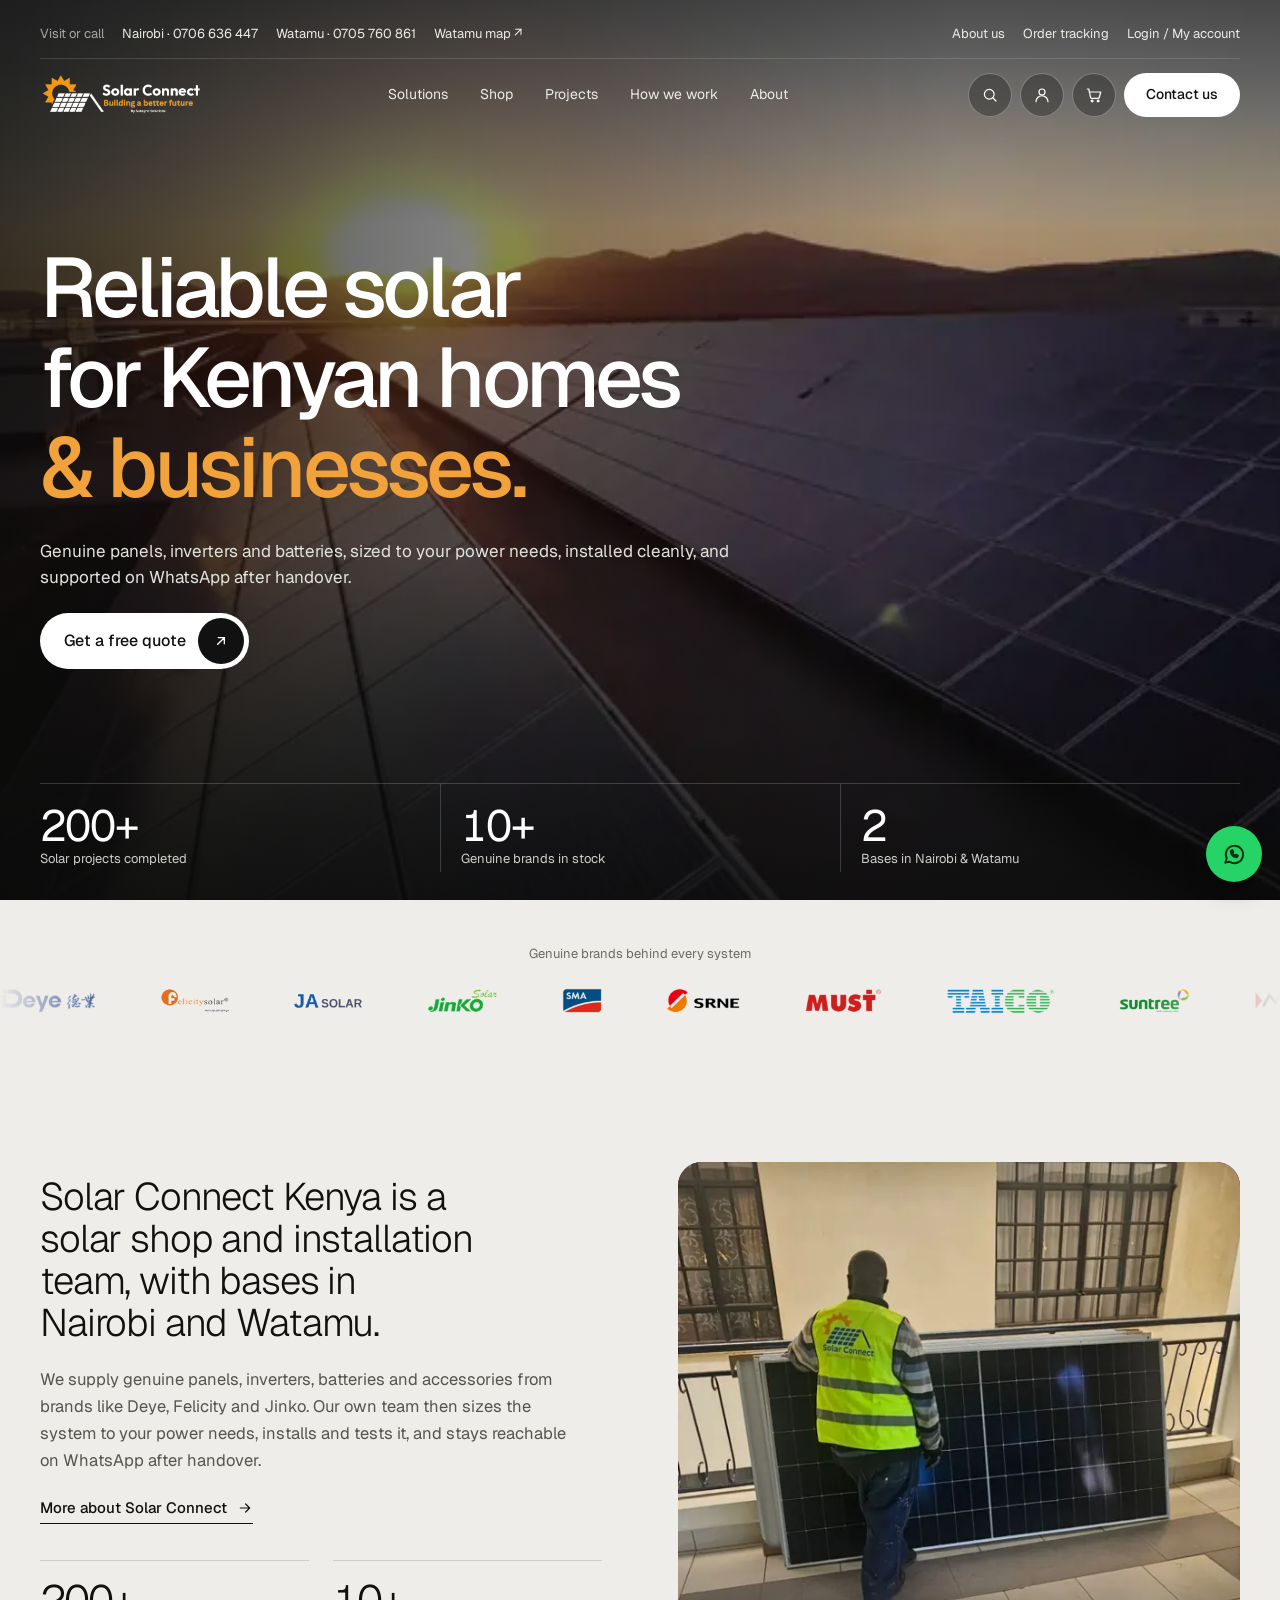
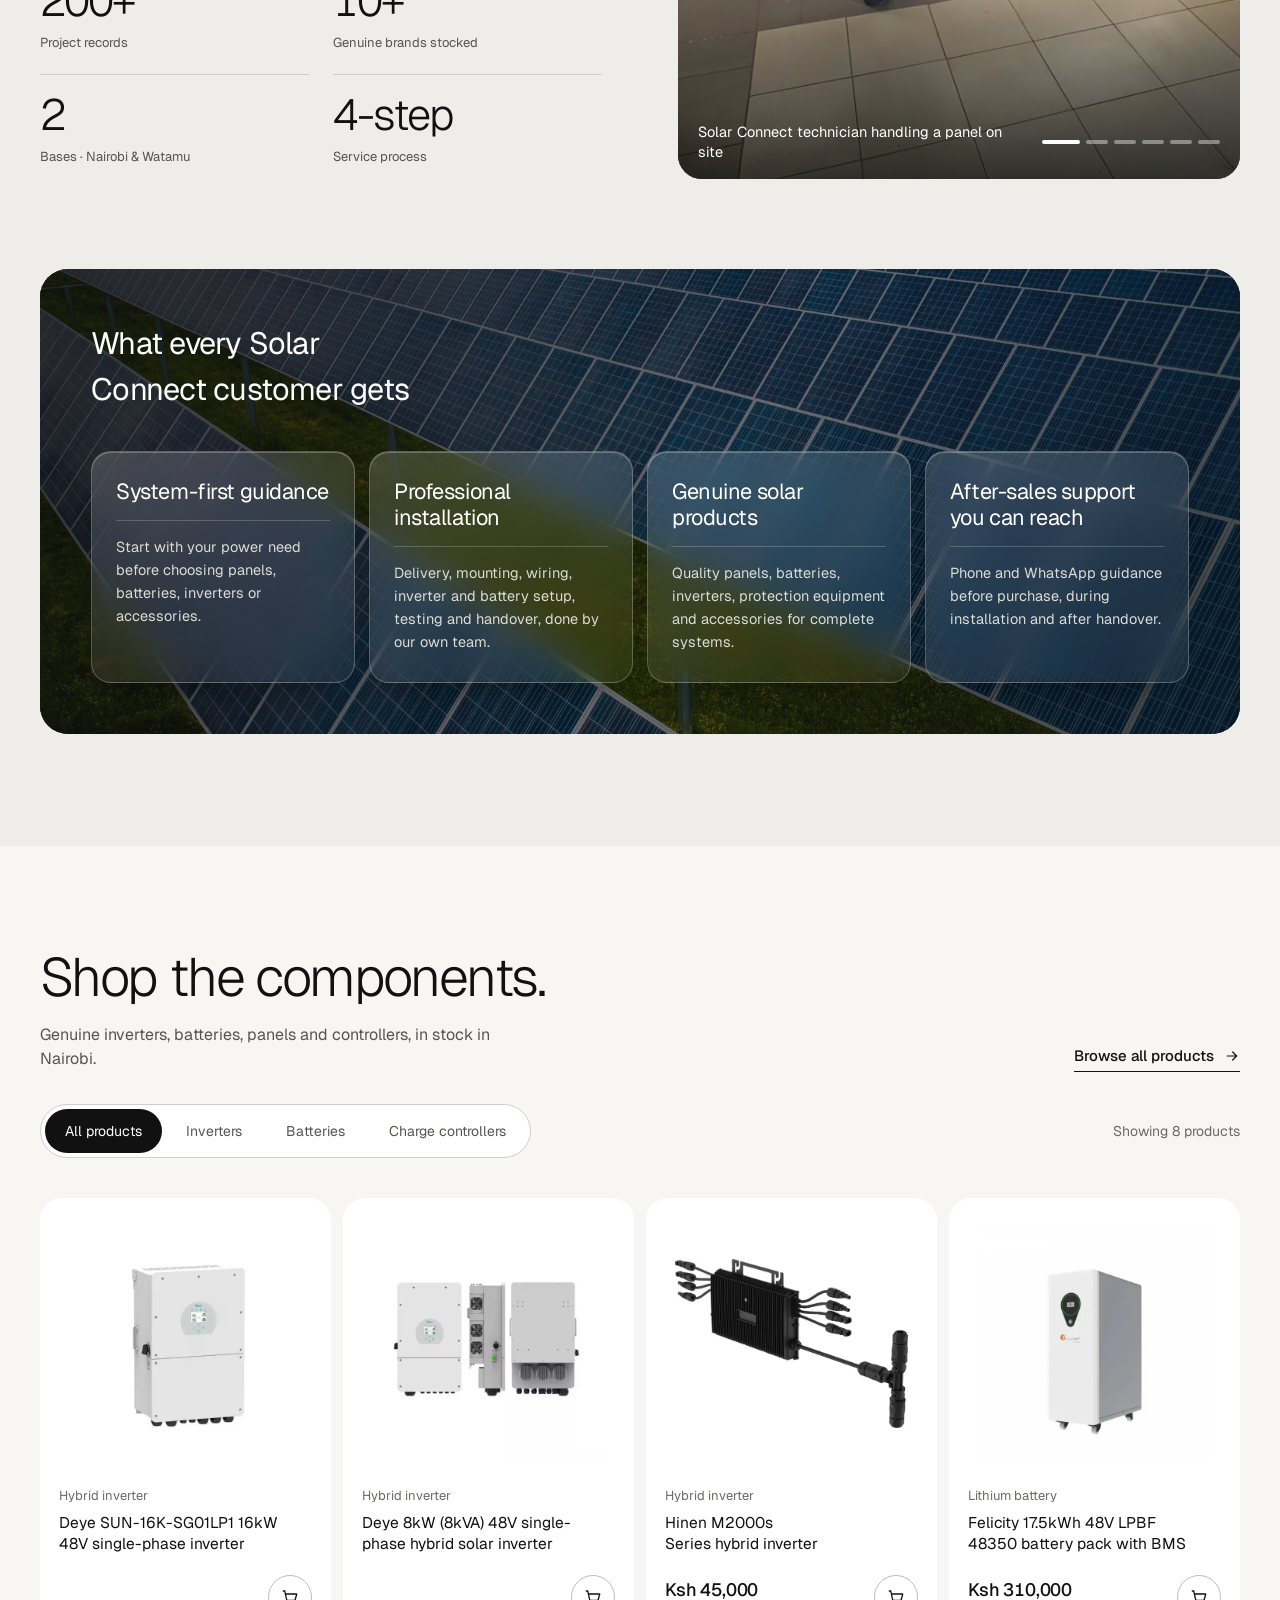
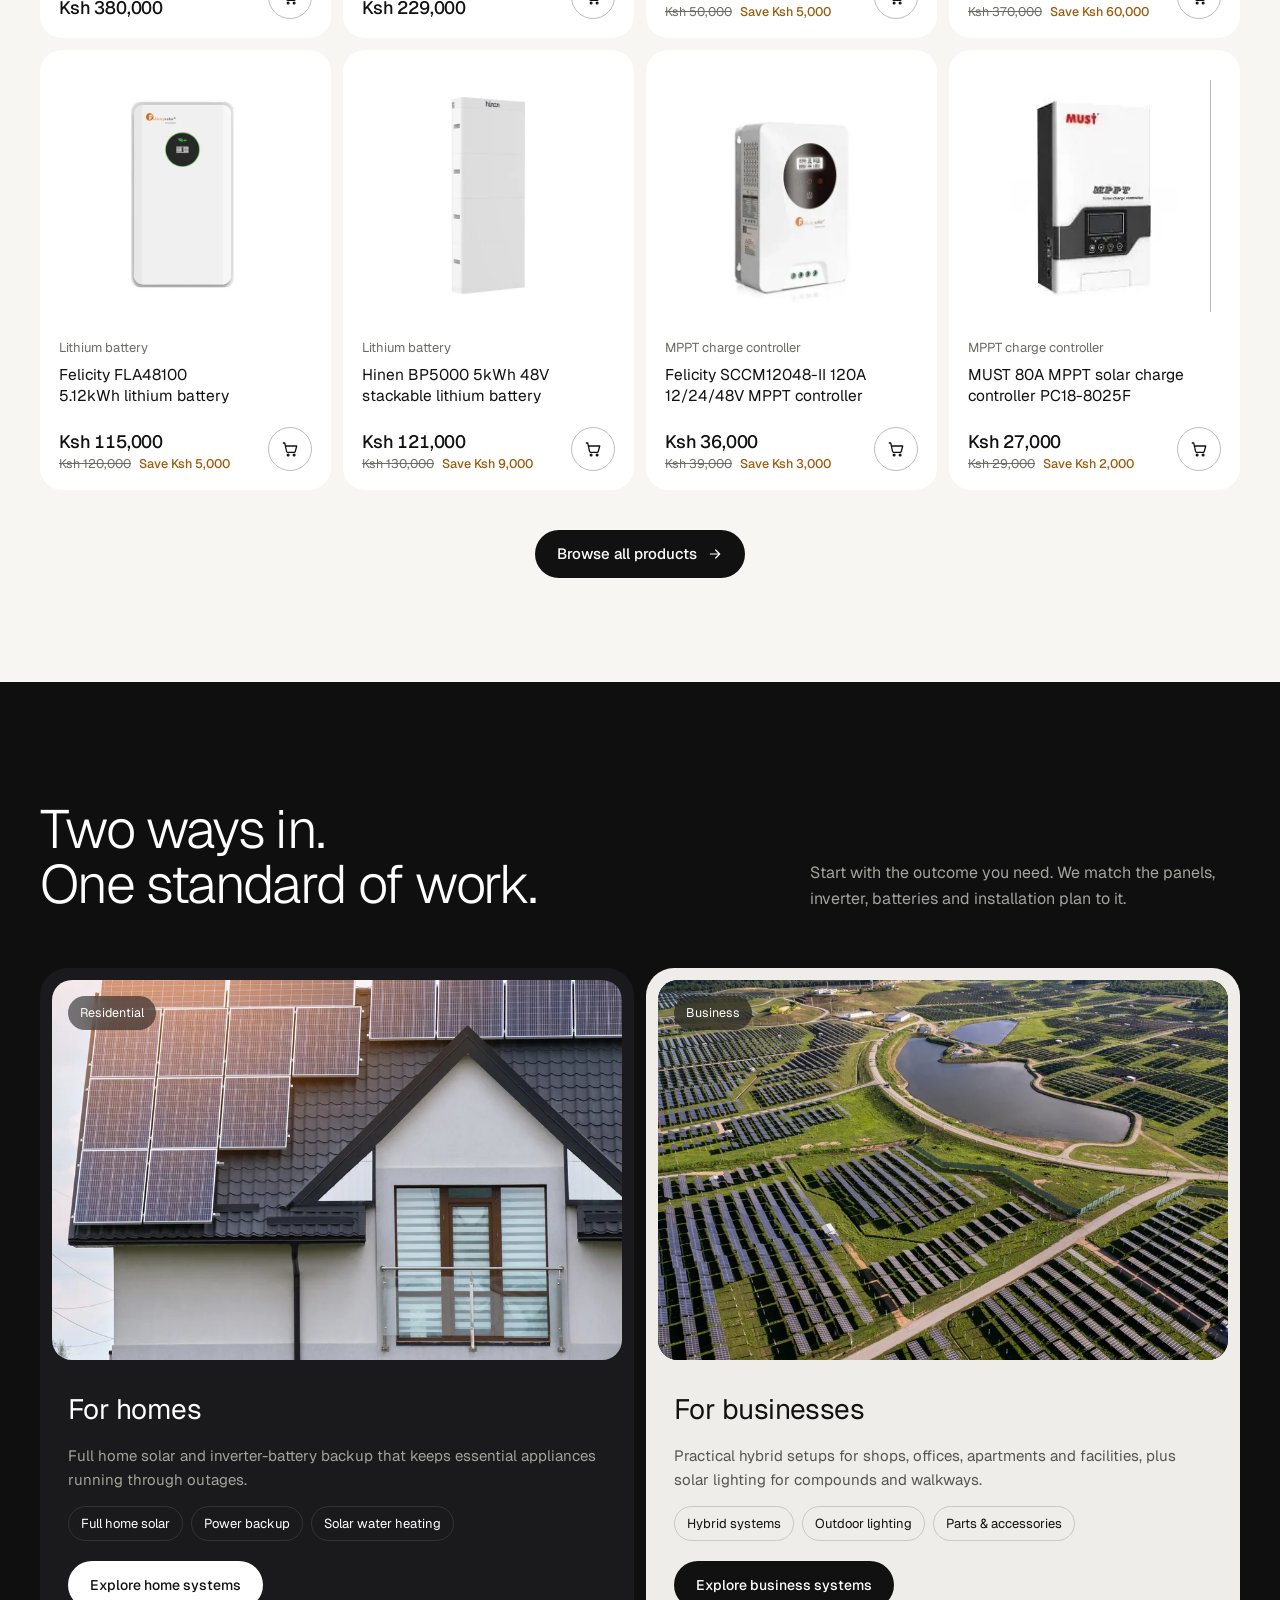
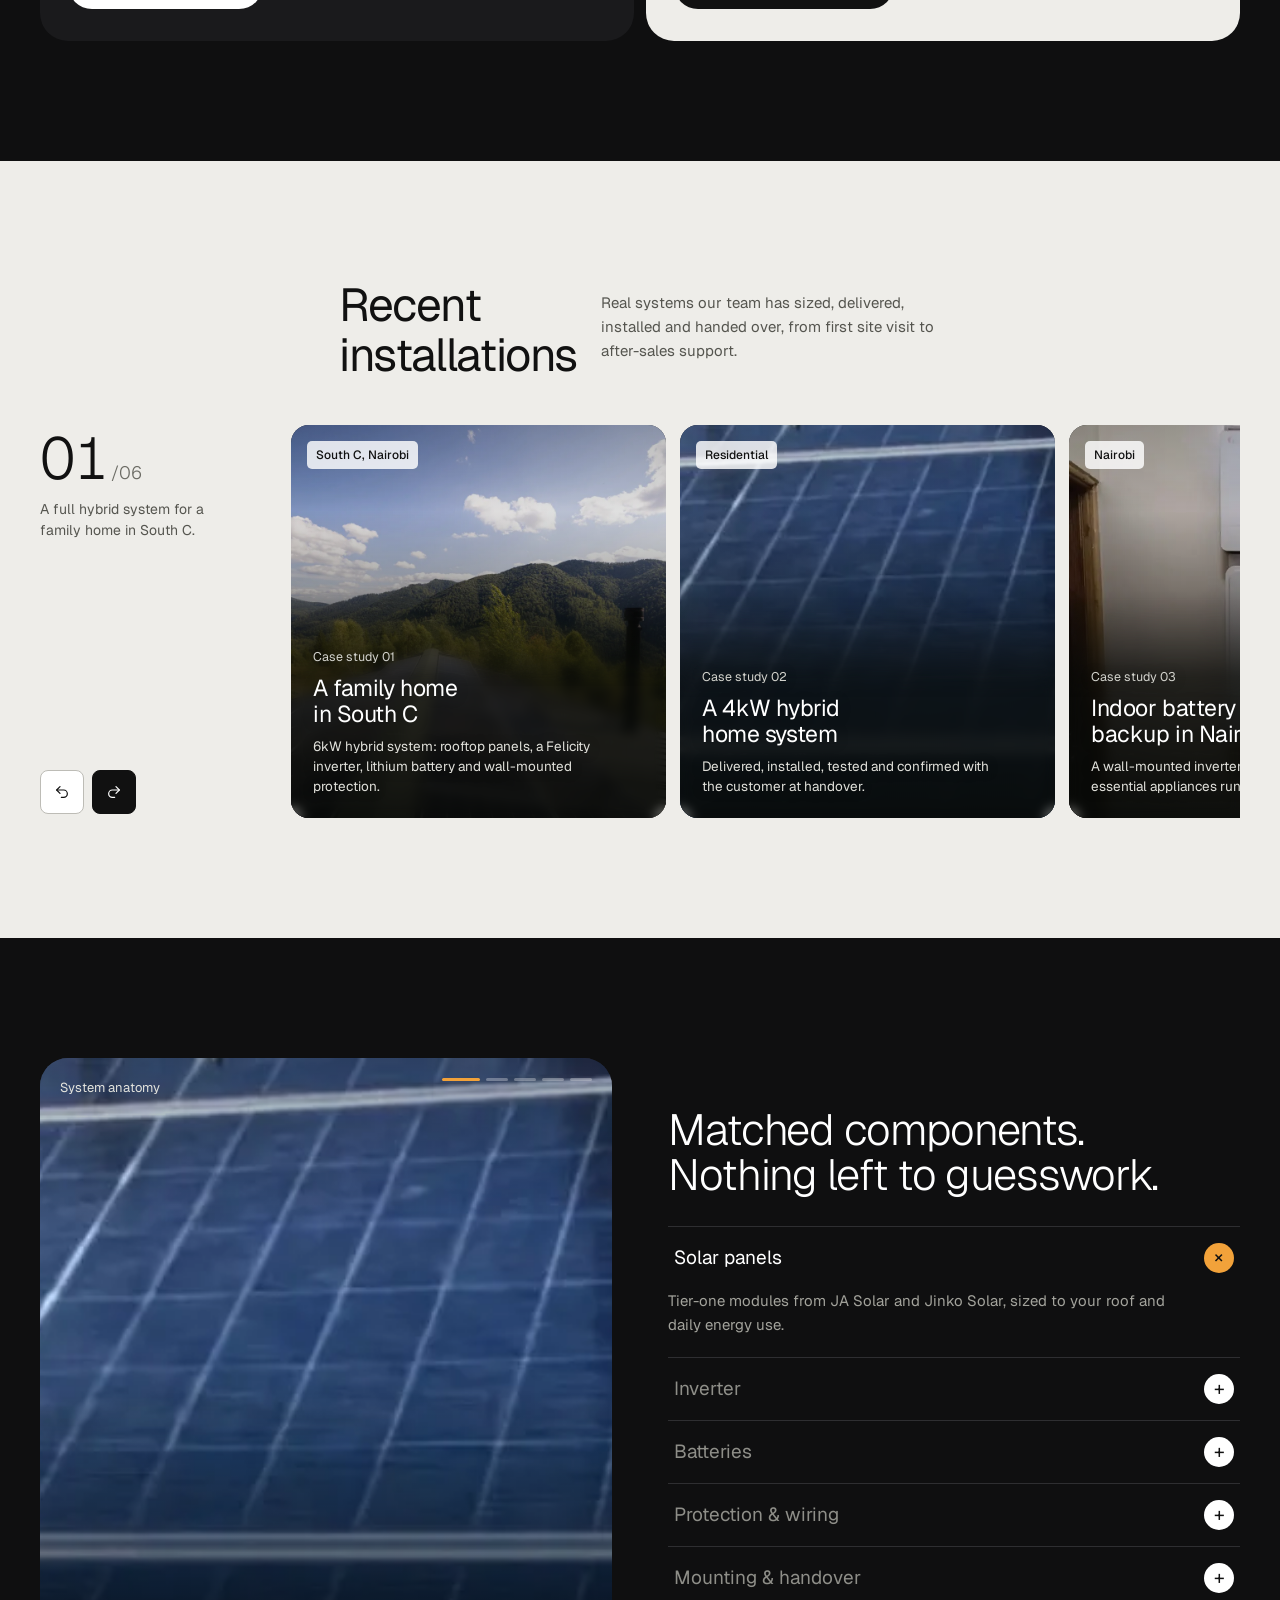
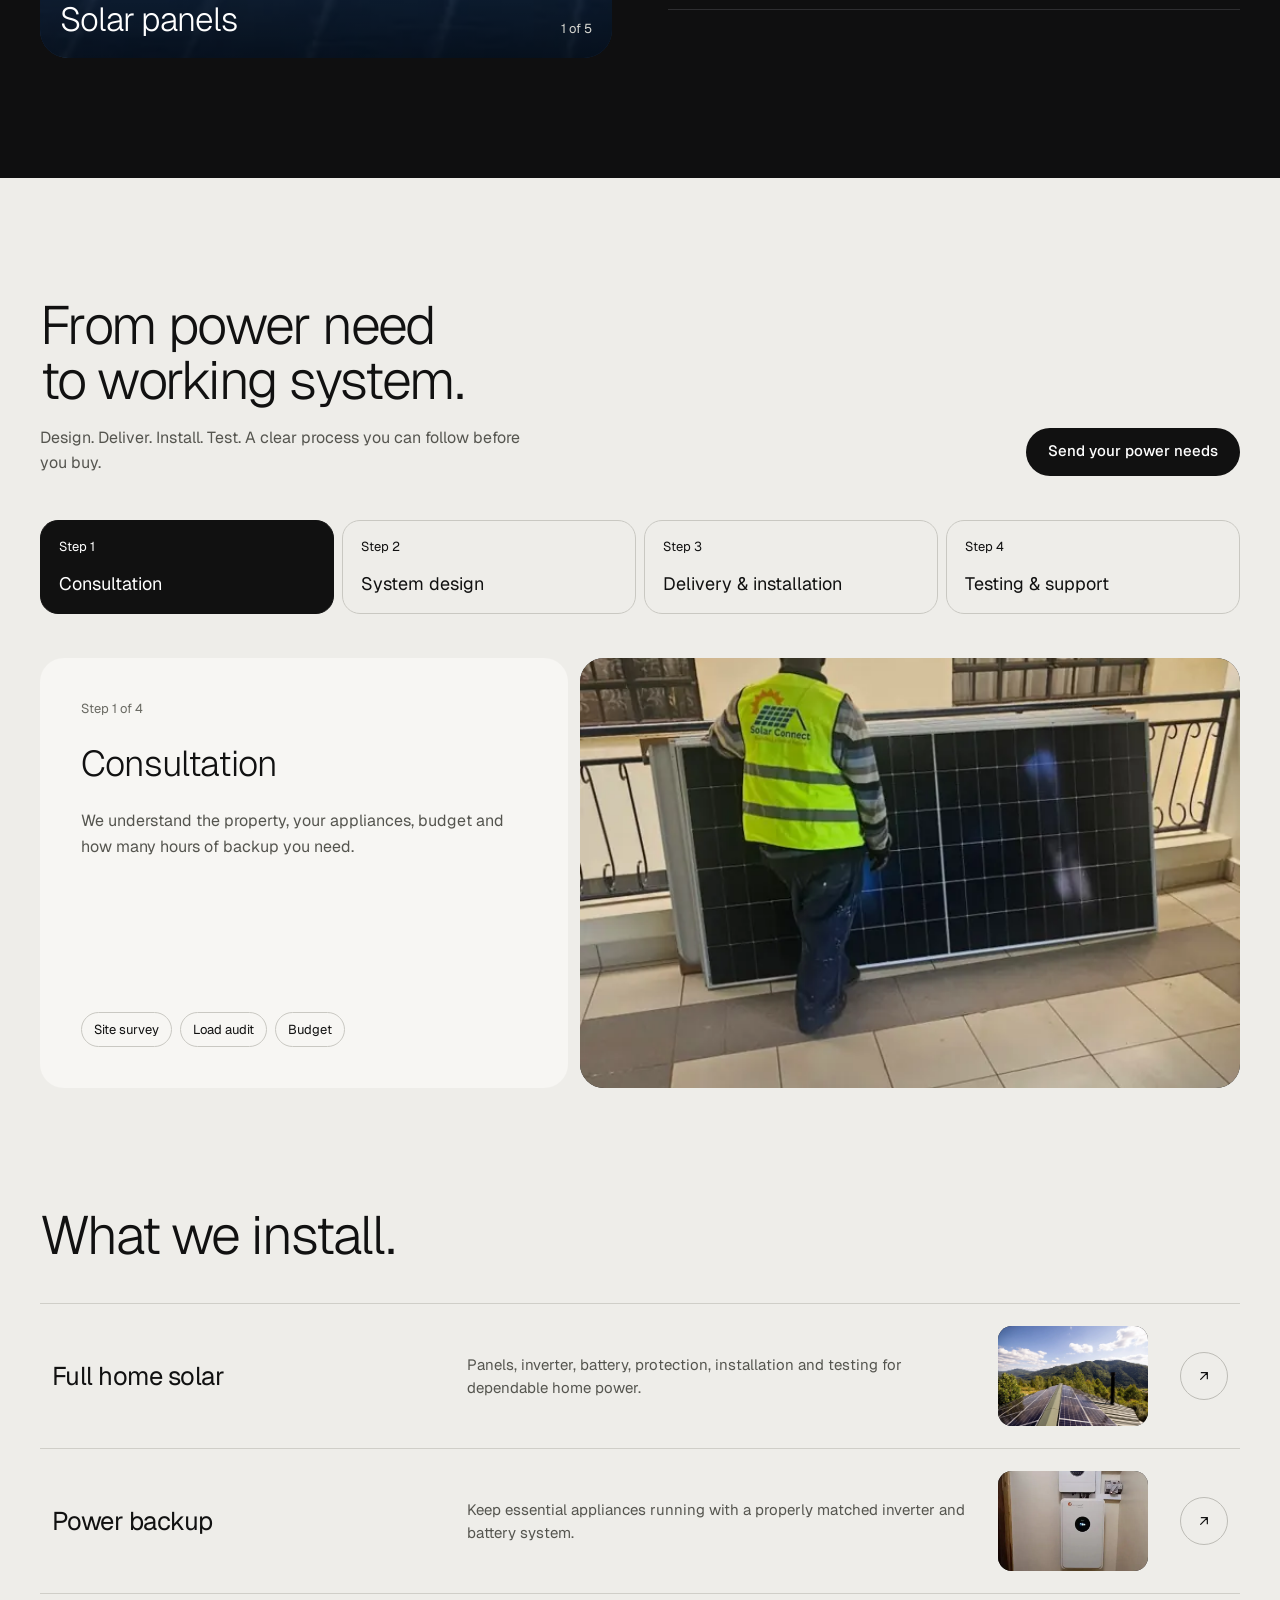
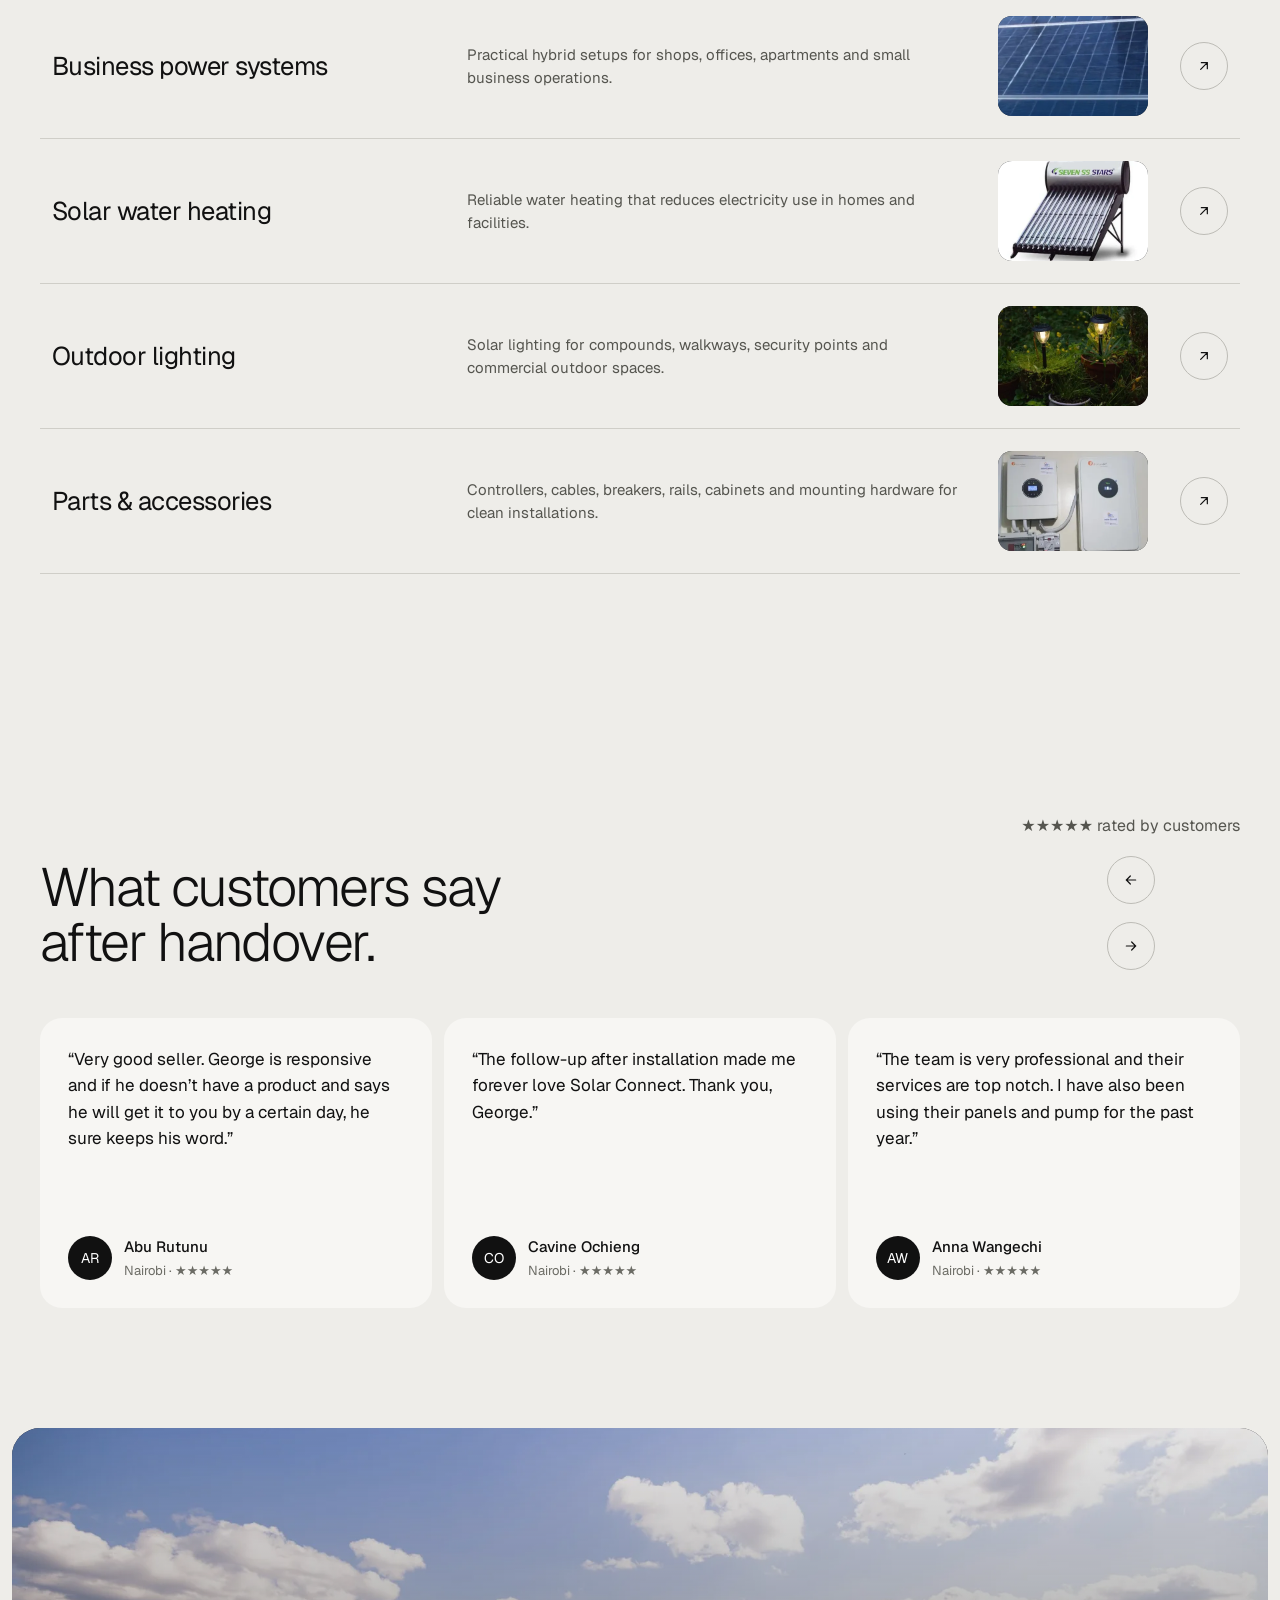
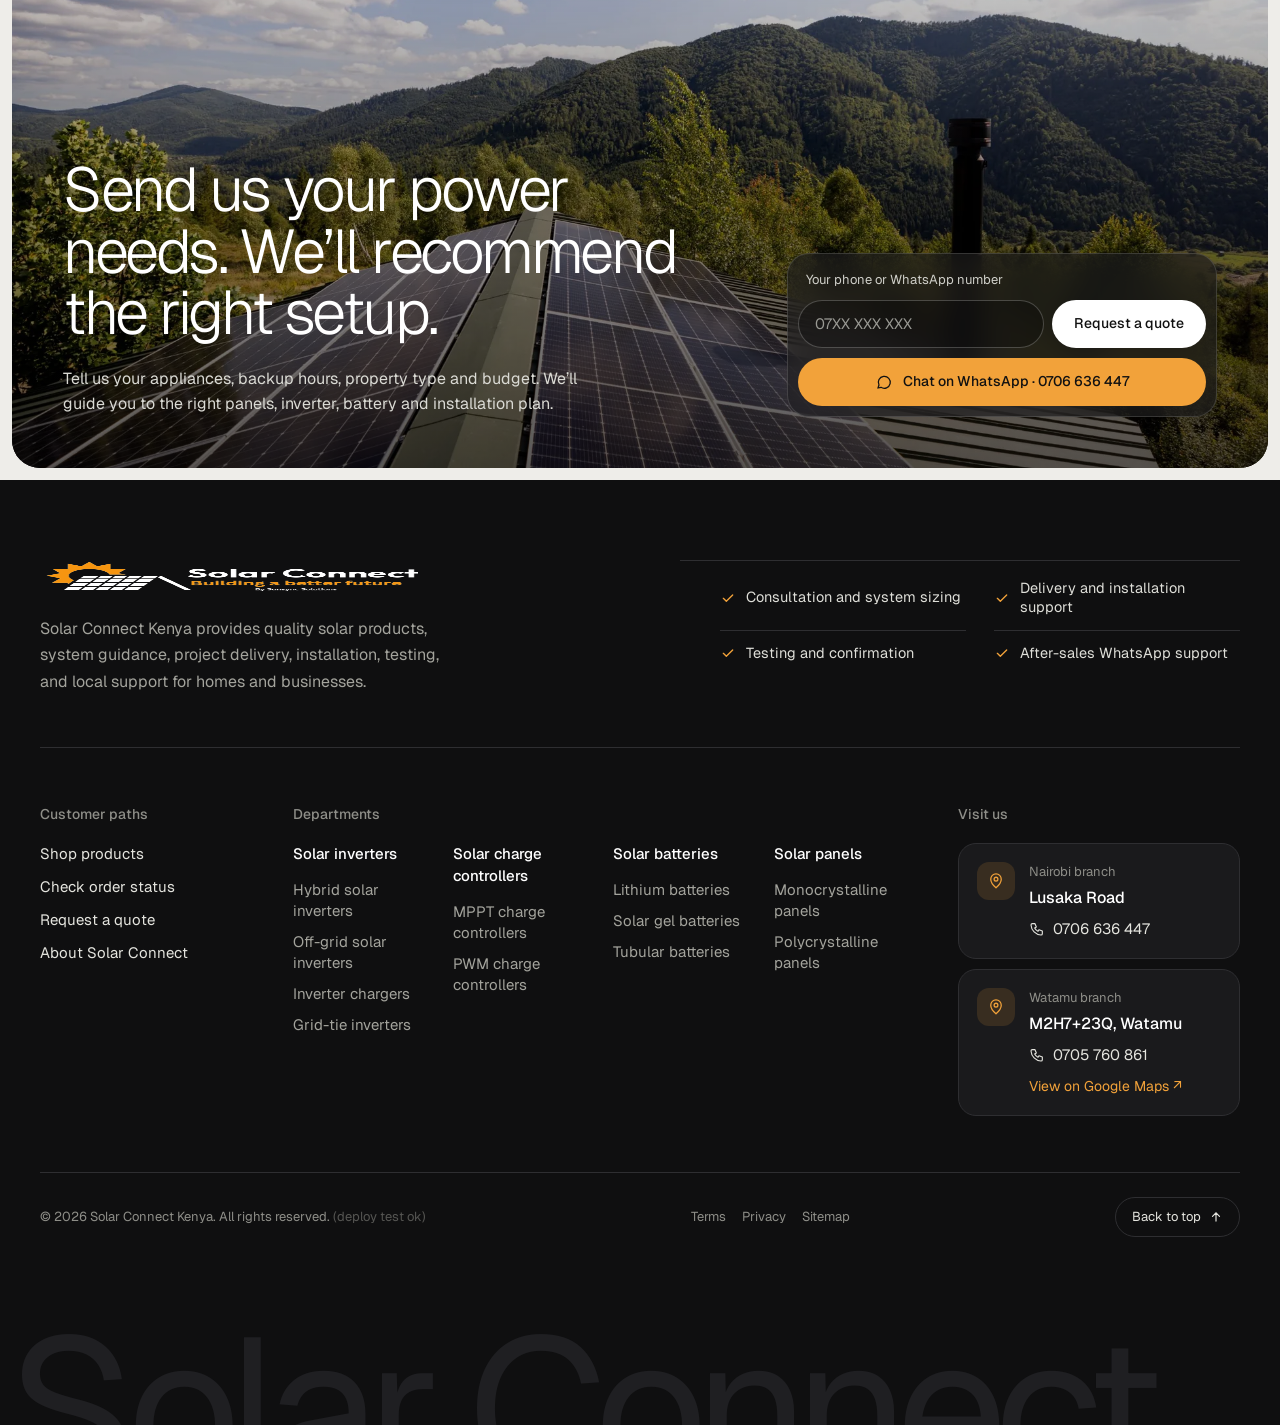
<file: index.html>
<!doctype html>
<html lang="en">
<head>
<meta charset="utf-8">
<meta name="viewport" content="width=device-width, initial-scale=1, viewport-fit=cover">
<meta name="description" content="Solar Connect Kenya supplies genuine solar panels, inverters and batteries, and installs, tests and supports complete solar systems for homes and businesses in Nairobi and Watamu.">
<meta property="og:title" content="Solar Connect Kenya: Reliable solar for Kenyan homes and businesses">
<meta property="og:description" content="Genuine solar products, clean installation and WhatsApp support after handover. Nairobi and Watamu.">
<meta property="og:type" content="website">
<meta name="robots" content="noindex">
<meta name="theme-color" content="#0F0F10">
<link rel="icon" type="image/png" href="assets/img/685172a7fa.png">
<style>:root{padding-top:env(safe-area-inset-top,0px);padding-bottom:env(safe-area-inset-bottom,0px)}body{margin:0;font-family:system-ui,sans-serif}[hidden]{display:none!important}</style>
<title>Solar Connect Kenya | Solar Panels, Inverters, Batteries &amp; Installation</title>
<link rel="preconnect" href="https://fonts.googleapis.com">
<link rel="preconnect" href="https://fonts.gstatic.com" crossorigin>
<link rel="stylesheet" href="https://fonts.googleapis.com/css2?family=Geist:wght@300;400;500;600&display=swap">
<style>
/* Layout: T1-style alternating warm-light / near-black bands, oversized rounded media cards, Orbix section flow */
:root{
  --paper:#EEEDE9; --paper-2:#F7F6F3; --paper-3:#E4E3DE; --line:#CFCEC8; --line-2:#BDBCB6;
  --ink:#111111; --ink-2:#55554F; --ink-3:#6B6B64;
  --night:#0F0F10; --night-2:#1A1A1C; --night-3:#2A2A2D; --night-line:#2E2E31;
  --mist:#A3A39C; --mist-2:#8E8E88; --white:#FFFFFF;
  --sun:#F2A23A;
  --f-display:'Geist',ui-sans-serif,system-ui,-apple-system,'Segoe UI',sans-serif;
  --r-xl:28px; --r-lg:24px; --r-md:20px; --r-sm:14px;
  --gut-l:max(16px, env(safe-area-inset-left, 0px));
  --gut-r:max(16px, env(safe-area-inset-right, 0px));
  color-scheme:light;
}
*{box-sizing:border-box}
html{scroll-behavior:smooth}
body{background:var(--paper);color:var(--ink);font-family:var(--f-display);font-size:16px;line-height:1.5;overflow-x:hidden;-webkit-font-smoothing:antialiased}
body::before{content:"";position:fixed;inset:0 0 auto;height:env(safe-area-inset-top,0px);z-index:60;background:var(--night)}
a{color:inherit;text-decoration:none}
button{font:inherit;color:inherit;cursor:pointer;background:none;border:0}
img,video{max-width:100%;display:block}
:focus-visible{outline:2px solid var(--sun);outline-offset:3px;border-radius:8px}
h1,h2,h3{margin:0;font-weight:300;letter-spacing:-.03em;text-wrap:balance}
p{margin:0}
.mono{font-size:13px;letter-spacing:0;text-transform:none}
.wrap{max-width:1360px;margin:0 auto;padding-left:max(16px, env(safe-area-inset-left, 0px));padding-right:max(16px, env(safe-area-inset-right, 0px))}
@media (min-width:760px){.wrap{padding-left:max(40px, env(safe-area-inset-left, 0px));padding-right:max(40px, env(safe-area-inset-right, 0px))}}
.h2{font-size:clamp(34px,4.2vw,62px);line-height:1.02}
.eyebrow{color:var(--ink-3)}
.dark .eyebrow{color:var(--mist)}
.head-row{display:flex;flex-wrap:wrap;gap:24px;justify-content:space-between;align-items:flex-end}
.head-row > div{display:flex;flex-direction:column;gap:18px;min-width:0}

/* media frames: real photo on top of a cell-grid fallback */
.media{position:relative;overflow:hidden;background-color:#16171A;background-image:linear-gradient(rgba(255,255,255,.055) 1px,transparent 1px),linear-gradient(90deg,rgba(255,255,255,.055) 1px,transparent 1px);background-size:44px 44px}
.media.light{background-color:#DAD9D4;background-image:linear-gradient(rgba(0,0,0,.05) 1px,transparent 1px),linear-gradient(90deg,rgba(0,0,0,.05) 1px,transparent 1px);background-size:36px 36px}
.media > img,.media > video{position:absolute;inset:0;width:100%;height:100%;object-fit:cover}
.media .cap{position:absolute;left:18px;bottom:16px;color:var(--mist-2);font-size:12px;z-index:0}
.media > img + .cap,.media > video + .cap{z-index:-1}
.tag{position:absolute;top:16px;left:16px;z-index:2;padding:8px 12px;border-radius:999px;background:rgba(17,17,17,.55);backdrop-filter:blur(10px);-webkit-backdrop-filter:blur(10px);color:var(--white);font-size:12.5px}

/* buttons */
.btn{display:inline-flex;align-items:center;justify-content:center;gap:10px;min-height:48px;padding:0 22px;border-radius:999px;font-size:15px;font-weight:500;transition:transform .25s ease,background .25s ease,opacity .25s}
.btn:hover{transform:translateY(-2px)}
.btn-white{background:var(--white);color:var(--ink)}
.btn-ink{background:var(--ink);color:var(--white)}
.btn-ghost{border:1px solid var(--line-2);font-weight:400}
.btn-ghost-dark{border:1px solid rgba(255,255,255,.35);color:var(--white);font-weight:400}
.btn-sun{background:var(--sun);color:var(--ink)}
.btn svg{transition:transform .25s ease}
.btn:hover svg{transform:translateX(3px)}

/* reveal on scroll: visible at rest, only lifts in */
.rv{transition:transform .9s cubic-bezier(.2,.7,.1,1),opacity .9s ease}
.js .rv.pre{transform:translateY(36px);opacity:.25}

/* ================= NAV ================= */
.nav{position:fixed;top:env(safe-area-inset-top,0px);left:0;right:0;z-index:50;transform:translateY(-130%);opacity:0;transition:transform .5s cubic-bezier(.2,.7,.1,1),opacity .4s;padding:16px max(16px, env(safe-area-inset-right, 0px)) 0 max(16px, env(safe-area-inset-left, 0px));pointer-events:none}
.nav-in{max-width:1400px;margin:0 auto;display:flex;justify-content:space-between;align-items:center;gap:12px}
.brand,.pill{pointer-events:auto}
.brand{display:flex;align-items:center;gap:10px;color:var(--white);padding:8px 14px 8px 8px;border-radius:999px;transition:background .3s}
.brand span{font-size:18px;font-weight:500;letter-spacing:-.01em}
.pill{display:flex;align-items:center;gap:2px;padding:5px;border-radius:999px;background:rgba(28,28,30,.55);border:1px solid rgba(255,255,255,.14);backdrop-filter:blur(16px);-webkit-backdrop-filter:blur(16px);color:var(--white);transition:background .3s}
.pill a.lk{padding:10px 15px;border-radius:999px;font-size:14px;transition:background .2s}
.pill a.lk:hover{background:rgba(255,255,255,.12)}
.pill .icon{width:42px;height:42px;display:grid;place-items:center;border-radius:999px}
.pill .icon:hover{background:rgba(255,255,255,.12)}
.pill .cta{padding:0 18px;min-height:42px;font-size:14px}
.nav.scrolled{transform:none;opacity:1}
.nav.scrolled .brand{background:rgba(28,28,30,.7);backdrop-filter:blur(16px);-webkit-backdrop-filter:blur(16px)}
.nav.scrolled .pill{background:rgba(20,20,22,.82)}
.menu-btn{display:none}
@media (max-width:900px){.pill a.lk{display:none}.menu-btn{display:grid}}

/* ================= HERO (full bleed, mobile-first) ================= */
.hero{position:relative;color:var(--white);background:var(--night);overflow:hidden;isolation:isolate}
.hero-bg{position:absolute;inset:0;z-index:-2}
.hero-bg .bg-vid{position:absolute;inset:0;width:100%;height:100%;object-fit:cover;object-position:50% 40%;transform:scale(var(--hs,1.06));transition:transform .1s linear}
.hero::after{content:"";position:absolute;inset:0;z-index:-1;pointer-events:none;background:linear-gradient(180deg,rgba(10,11,10,.55) 0%,rgba(10,11,10,.25) 30%,rgba(10,11,10,.7) 62%,rgba(10,11,10,.94) 100%)}
.hero-in{min-height:100svh;display:flex;flex-direction:column;padding-top:calc(env(safe-area-inset-top,0px) + 16px);padding-bottom:20px;padding-left:max(16px, env(safe-area-inset-left, 0px));padding-right:max(16px, env(safe-area-inset-right, 0px))}

/* top bar */
.hnav{display:flex;align-items:center;justify-content:space-between;gap:12px;position:relative;z-index:5}
.hnav .logo img{height:38px;width:auto;display:block}
.hnav ul{display:none;list-style:none;margin:0;padding:0;gap:4px}
.hnav ul a{display:block;padding:10px 14px;border-radius:999px;font-size:14px;color:#ECECE6;transition:background .2s}
.hnav ul a:hover{background:rgba(255,255,255,.12)}
.hnav .right{display:flex;align-items:center;gap:8px}
.icon-btn{width:44px;height:44px;border-radius:999px;display:grid;place-items:center;border:1px solid rgba(255,255,255,.3);background:rgba(20,20,22,.35);backdrop-filter:blur(10px);-webkit-backdrop-filter:blur(10px)}
.hnav .contact{display:none}
.mmenu{position:absolute;left:0;right:0;top:calc(100% + 10px);padding:8px;border-radius:20px;background:rgba(20,20,22,.92);backdrop-filter:blur(18px);-webkit-backdrop-filter:blur(18px);border:1px solid rgba(255,255,255,.12);display:flex;flex-direction:column}
.mmenu a{padding:14px 16px;border-radius:12px;font-size:17px}
.mmenu a:hover{background:rgba(255,255,255,.08)}
.mmenu .btn{margin-top:6px}

/* copy */
.hero-main{flex:1;display:flex;flex-direction:column;justify-content:flex-end;gap:22px;padding-block:48px 28px;max-width:760px}
.hero h1{font-weight:500;font-size:clamp(40px,10.5vw,84px);line-height:1;letter-spacing:-.045em}
.hero h1 .ln{display:block;overflow:hidden;padding-bottom:.07em}
.hero h1 .ln > span{display:block;animation:rise 1.1s cubic-bezier(.2,.7,.1,1) both}
.hero h1 .ln:nth-child(2) > span{animation-delay:.12s}
.hero h1 .ln:nth-child(3) > span{animation-delay:.24s}
.hero h1 .dim{color:var(--sun)}
@keyframes rise{from{transform:translateY(105%)}to{transform:none}}
@keyframes fade{from{opacity:0;transform:translateY(12px)}to{opacity:1;transform:none}}
.hero-sub{max-width:46ch;font-size:16px;line-height:1.55;color:#E3E3DD;animation:fade 1s .45s both}
.hero-actions{display:flex;animation:fade 1s .6s both}
.arrow-pill{display:inline-flex;align-items:center;justify-content:space-between;gap:12px;min-height:56px;width:100%;padding:5px 5px 5px 24px;border-radius:999px;background:var(--white);color:var(--ink);font-size:16px;font-weight:500;transition:transform .25s}
.arrow-pill:hover{transform:translateY(-2px)}
.arrow-pill .ac{width:46px;height:46px;border-radius:999px;display:grid;place-items:center;background:var(--ink);color:var(--white);transition:transform .3s}
.arrow-pill:hover .ac{transform:rotate(45deg)}

/* stats */
.hstats{display:flex;flex-wrap:wrap;column-gap:24px;row-gap:4px;border-top:1px solid rgba(255,255,255,.18);padding-top:14px;animation:fade 1s .75s both}
.hstat{display:flex;flex-direction:row;align-items:baseline;gap:6px;padding:0}
.hstat b{font-weight:600;font-size:16px;letter-spacing:-.02em;line-height:1;font-variant-numeric:tabular-nums}
.hstat span{font-size:12.5px;line-height:1.3;color:#CFCFC9}

@media (min-width:640px){
  .arrow-pill{width:auto}
  .hstats{display:grid;grid-template-columns:repeat(3,minmax(0,1fr));column-gap:0;row-gap:0;padding-top:0;max-width:560px}
  .hstat{flex-direction:column;align-items:flex-start;gap:4px;padding:20px 0 4px 20px;border-left:1px solid rgba(255,255,255,.18)}
  .hstat:first-child{padding-left:0;border-left:0}
  .hstat b{font-size:clamp(30px,3.4vw,44px);font-weight:400}
  .hstat span{font-size:13px}
}
@media (min-width:761px){
  .hero::after{background:linear-gradient(90deg,rgba(10,11,10,.78) 0%,rgba(10,11,10,.45) 45%,rgba(10,11,10,.15) 75%),linear-gradient(180deg,rgba(10,11,10,.45) 0%,rgba(10,11,10,0) 25%,rgba(10,11,10,0) 60%,rgba(10,11,10,.75) 100%)}
  .hero-in{min-height:clamp(640px,100svh,920px);padding-top:calc(env(safe-area-inset-top,0px) + 24px);padding-bottom:28px;padding-left:max(40px, env(safe-area-inset-left, 0px));padding-right:max(40px, env(safe-area-inset-right, 0px))}
  .hero-in > *{width:100%;max-width:1360px;margin-left:auto;margin-right:auto}
  .hnav .logo img{height:44px}
  .hnav .contact{display:inline-flex;min-height:44px;font-size:14px}
  .hero-main{justify-content:center;padding-block:64px 48px}
  .hero-main > *{max-width:720px}
  .hero-sub{font-size:17px}
}
@media (min-width:1000px){
  .hnav ul{display:flex}
  .hnav .menu-toggle{display:none}
  .mmenu{display:none!important}
}
/* ================= MARQUEE ================= */
.brands{padding-block:44px 60px;display:flex;flex-direction:column;gap:24px}
.brands p{text-align:center}
.marquee{overflow:hidden;-webkit-mask-image:linear-gradient(90deg,transparent,#000 10%,#000 90%,transparent);mask-image:linear-gradient(90deg,transparent,#000 10%,#000 90%,transparent)}
.track{display:flex;align-items:center;gap:64px;width:max-content;animation:mq 40s linear infinite}
.track img{height:26px;width:auto;object-fit:contain}
.marquee:hover .track{animation-play-state:paused}
@keyframes mq{to{transform:translateX(-50%)}}

/* ================= STATEMENT + STATS ================= */
.statement{padding-block:88px 112px;display:flex;flex-direction:column;gap:clamp(56px,7vw,96px)}
.statement h2{flex:none;max-width:920px;font-size:clamp(28px,3.6vw,52px);line-height:1.1;min-width:0}
.statement h2 em{font-style:normal;color:inherit}
.about2{display:grid;grid-template-columns:minmax(0,1fr) minmax(0,1fr);gap:clamp(32px,6vw,96px);align-items:center}
@media (max-width:920px){.about2{grid-template-columns:minmax(0,1fr)}}
.ashow{position:relative;aspect-ratio:4/4.4;max-width:100%;border-radius:24px;overflow:hidden;background:#16171A;isolation:isolate}
.aslide{position:absolute;inset:0;margin:0;opacity:0;transition:opacity 1s ease}
.aslide.on{opacity:1}
.aslide img{width:100%;height:100%;object-fit:cover;transform:scale(1.08);transition:transform 6s ease-out}
.aslide.on img{transform:scale(1)}
.ashow::after{content:"";position:absolute;inset:0;z-index:1;background:linear-gradient(180deg,rgba(0,0,0,0) 62%,rgba(8,10,8,.72) 100%);pointer-events:none}
.ashow-bar{position:absolute;left:0;right:0;bottom:0;z-index:2;display:flex;flex-wrap:wrap;align-items:center;justify-content:space-between;gap:10px 16px;padding:18px 20px;color:var(--white)}
.ashow-cap{font-size:14.5px;line-height:1.35;max-width:32ch}
.adots{display:flex;gap:6px}
.adot{width:22px;height:4px;border-radius:2px;background:rgba(255,255,255,.4);padding:0;transition:width .35s,background .35s;position:relative}
.adot::before{content:"";position:absolute;inset:-10px -2px}
.adot.on{width:38px;background:var(--white)}
.about2-txt{display:flex;flex-direction:column;align-items:flex-start;gap:22px;min-width:0}
.about2-txt h2{font-size:clamp(28px,3vw,44px);line-height:1.1;max-width:18ch}
.about2-txt p{font-size:16.5px;line-height:1.65;color:var(--ink-2);max-width:48ch}
.astats{width:100%;display:grid;grid-template-columns:repeat(2,minmax(0,1fr));gap:22px 24px;margin-top:14px}
.astats .stat b{font-size:clamp(36px,3.4vw,52px)}
.about{display:flex;flex-wrap:wrap;gap:32px 64px;justify-content:space-between;align-items:flex-end}
.about h2{flex:1 1 560px;max-width:860px}
.about-side{flex:0 1 400px;display:flex;flex-direction:column;align-items:flex-start;gap:20px;min-width:0}
.about-side p{font-size:17px;line-height:1.6;color:var(--ink-2)}
.steps-mini{line-height:1.9;color:var(--ink-3)}
.stat-row{display:flex;flex-wrap:wrap;gap:12px}
.stat-row .media{flex:1 1 420px;min-height:440px;border-radius:var(--r-lg)}
.stats{flex:1 1 520px;border-radius:var(--r-lg);background:var(--paper-2);padding:clamp(24px,3.2vw,48px);display:grid;grid-template-columns:repeat(2,minmax(0,1fr));gap:44px 24px;align-content:center}
.stat{display:flex;flex-direction:column;gap:10px;border-top:1px solid var(--line);padding-top:18px}
.stat b{font-weight:300;font-size:clamp(46px,4.8vw,72px);letter-spacing:-.045em;line-height:1;font-variant-numeric:tabular-nums}
.stat span{color:var(--ink-2)}

/* ================= TWO WAYS (dark) ================= */
.dark{background:var(--night);color:var(--white)}
.band{padding-block:120px}
.ways{display:flex;flex-direction:column;gap:56px}
.ways .lede{max-width:430px;color:var(--mist);font-size:16px;line-height:1.6}
.way-row{display:flex;flex-wrap:wrap;gap:12px}
.way{flex:1 1 480px;border-radius:var(--r-xl);padding:12px;display:flex;flex-direction:column;gap:12px;min-width:0}
.way.a{background:var(--night-2)}
.way.b{background:var(--paper);color:var(--ink)}
.way .media{border-radius:var(--r-md);min-height:380px}
.way .media img{transition:transform 1.2s cubic-bezier(.2,.7,.1,1)}
.way:hover .media img{transform:scale(1.05)}
.way-body{padding:16px 16px 20px;display:flex;flex-direction:column;gap:14px}
.way h3{font-size:28px;font-weight:400;letter-spacing:-.02em}
.way p{font-size:15px;line-height:1.6;color:var(--mist)}
.way.b p{color:var(--ink-2)}
.tags{display:flex;flex-wrap:wrap;gap:8px;font-size:13px}
.tags span{padding:7px 12px;border-radius:999px;border:1px solid #333336}
.way.b .tags span{border-color:#C9C8C2}
.way .btn{align-self:flex-start;margin-top:6px;font-size:14px}

/* ================= PROJECTS ================= */
.projects{padding-block:120px;display:flex;flex-direction:column;gap:44px}
.ctrl{display:flex;align-items:center;gap:10px}
.arrow{width:48px;height:48px;border-radius:999px;border:1px solid var(--line-2);display:grid;place-items:center;transition:background .2s}
.arrow:hover{background:var(--paper-3)}
.pj-h{font-weight:400;font-size:clamp(34px,3.6vw,52px);line-height:1.08;letter-spacing:-.03em}
.pj-intro{max-width:34ch;font-size:15px;line-height:1.6;color:var(--ink-2);padding-top:10px}
.projects .head-row{align-items:flex-start}
.pj-body{display:grid;grid-template-columns:200px minmax(0,1fr);gap:clamp(24px,4vw,64px);overflow:hidden}
.pj-side{display:flex;flex-direction:column;gap:12px;padding-block:4px}
.pj-count{display:flex;align-items:baseline;gap:2px;font-weight:300;letter-spacing:-.04em;line-height:1}
.pj-count b{font-weight:300;font-size:clamp(48px,4.6vw,64px);font-variant-numeric:tabular-nums}
.pj-count span{font-size:18px;color:var(--ink-3);letter-spacing:0}
.pj-cap{font-size:14px;line-height:1.5;color:var(--ink-2);max-width:22ch;min-height:3em}
.pj-btns{margin-top:auto;display:flex;gap:8px}
.sq{width:44px;height:44px;border-radius:8px;display:grid;place-items:center;border:1px solid var(--line-2);background:var(--white);color:var(--ink);transition:transform .2s,background .2s}
.sq:hover{transform:translateY(-2px)}
.sq.dark{background:var(--ink);border-color:var(--ink);color:var(--white)}
.rail{min-width:0;overflow-x:auto;scrollbar-width:none;cursor:grab;scroll-snap-type:x mandatory;margin-right:calc(-1 * max(16px, env(safe-area-inset-right, 0px)))}
@media (min-width:760px){.rail{margin-right:0}}
.rail::-webkit-scrollbar{display:none}
.rail.dragging{cursor:grabbing;scroll-snap-type:none}
.rail.dragging *{user-select:none;pointer-events:none}
.rail-in{display:flex;gap:14px;width:max-content}
.ocard{position:relative;width:clamp(260px,calc((min(100vw,1360px) - 380px) / 2.4),440px);aspect-ratio:1/1.05;max-width:84vw;border-radius:18px;overflow:hidden;scroll-snap-align:start;background:#16171A;color:var(--white);isolation:isolate}
.ocard img{position:absolute;inset:0;width:100%;height:100%;object-fit:cover;z-index:-2;transition:transform 1.2s cubic-bezier(.2,.7,.1,1)}
.ocard img.contain{object-fit:contain;background:#fff}
.ocard:hover img{transform:scale(1.05)}
.ocard::after{content:"";position:absolute;inset:0;z-index:-1;background:linear-gradient(180deg,rgba(8,10,8,.28) 0%,rgba(8,10,8,.12) 22%,rgba(8,10,8,.35) 42%,rgba(8,10,8,.82) 64%,rgba(8,10,8,.95) 100%)}
.ocard-txt::before{content:"";position:absolute;inset:-48px 0 0 0;z-index:-1;backdrop-filter:blur(6px);-webkit-backdrop-filter:blur(6px);-webkit-mask-image:linear-gradient(180deg,transparent 0%,#000 45%);mask-image:linear-gradient(180deg,transparent 0%,#000 45%);pointer-events:none}
.ocard-txt h3,.ocard-txt p,.ocard-k{text-shadow:0 1px 12px rgba(0,0,0,.35)}
.ocard-tag{position:absolute;left:16px;top:16px;padding:5px 9px;border-radius:5px;background:rgba(255,255,255,.82);color:var(--ink);font-size:12px;font-weight:500}
.ocard-txt{position:absolute;left:0;right:0;bottom:0;padding:22px;display:flex;flex-direction:column;gap:8px;isolation:isolate}
.ocard h3{font-size:clamp(20px,1.8vw,26px);font-weight:400;letter-spacing:-.02em;line-height:1.15;max-width:16ch}
.ocard p{font-size:13.5px;line-height:1.5;color:#E1E1DB;max-width:34ch}
.ocard-k{font-size:12.5px;color:#D2D2CC}
@media (max-width:760px){
  .pj-body{grid-template-columns:minmax(0,1fr);gap:20px;overflow:visible}
  .pj-side{flex-direction:row;flex-wrap:wrap;align-items:flex-end;gap:12px 20px}
  .pj-cap{flex:1 1 160px;min-height:0}
  .pj-btns{margin-top:0}
  .ocard{width:80vw}
}

/* ================= LAYERS (dark) ================= */
.layers{display:flex;flex-wrap:wrap;gap:56px;align-items:center}
.anat{flex:1 1 460px;min-height:600px;border-radius:var(--r-xl);min-width:0}
.anat .shot{position:absolute;inset:0;opacity:0;transform:scale(1.07);transition:opacity .8s ease,transform 1.4s cubic-bezier(.2,.7,.1,1)}
.anat .shot.on{opacity:1;transform:scale(1)}
.anat .shot img{width:100%;height:100%;object-fit:cover}
.anat .shot .cap{z-index:0}
.anat .shot img + .cap{display:none}
.anat::after{content:"";position:absolute;inset:0;background:linear-gradient(180deg,rgba(0,0,0,.35) 0%,rgba(0,0,0,0) 28%,rgba(0,0,0,0) 55%,rgba(0,0,0,.7) 100%);pointer-events:none;z-index:1}
.anat .lbl{position:absolute;left:20px;top:20px;z-index:2;color:#E4E4DE}
.anat .dots{position:absolute;right:20px;top:20px;z-index:2;display:flex;gap:6px}
.anat .dots i{width:22px;height:3px;border-radius:2px;background:rgba(255,255,255,.3);transition:background .4s,width .4s}
.anat .dots i.on{background:var(--sun);width:38px}
.anat .now{position:absolute;left:20px;right:20px;bottom:20px;z-index:2;display:flex;align-items:flex-end;justify-content:space-between;gap:16px;color:var(--white)}
.anat .now b{font-weight:300;font-size:clamp(26px,2.6vw,38px);letter-spacing:-.03em;line-height:1.05}
.anat .now span{color:#D6D6D0;white-space:nowrap}
.anat .now .swap{display:block}
.acc-side{flex:1 1 460px;display:flex;flex-direction:column;gap:28px;min-width:0}
.acc-side h2{font-size:clamp(30px,3.4vw,50px);line-height:1.05}
.acc{border-top:1px solid var(--night-line)}
.acc-item{border-bottom:1px solid var(--night-line)}
.acc-item button{width:100%;min-height:62px;display:flex;justify-content:space-between;align-items:center;gap:16px;text-align:left;font-size:19px;color:var(--mist-2);padding-block:14px;transition:color .2s}
.acc-item button:hover,.acc-item.open button{color:var(--white)}
.acc-item .sign{width:30px;height:30px;border-radius:999px;background:var(--white);color:var(--ink);display:grid;place-items:center;flex-shrink:0;transition:transform .3s,background .3s}
.acc-item.open .sign{background:var(--sun);transform:rotate(45deg)}
.acc-panel{display:grid;grid-template-rows:0fr;transition:grid-template-rows .4s ease}
.acc-item.open .acc-panel{grid-template-rows:1fr}
.acc-panel > div{overflow:hidden}
.acc-panel p{padding-bottom:20px;max-width:520px;font-size:15px;line-height:1.6;color:var(--mist)}

/* ================= PROCESS ================= */
.process{padding-block:120px;display:flex;flex-direction:column;gap:44px}
.tabs{display:grid;grid-template-columns:repeat(4,minmax(0,1fr));gap:8px}
@media (max-width:820px){.tabs{grid-template-columns:repeat(2,minmax(0,1fr))}}
.tab{min-height:88px;display:flex;flex-direction:column;align-items:flex-start;justify-content:space-between;gap:14px;padding:16px 18px;border-radius:18px;text-align:left;border:1px solid #C9C8C2;position:relative;overflow:hidden;transition:background .3s,color .3s,border-color .3s}
.tab .nm{font-size:18px}
.tab[aria-selected="true"]{background:var(--ink);color:var(--white);border-color:var(--ink)}
.step-view{display:flex;flex-wrap:wrap;gap:12px}
.step-card{flex:1 1 420px;border-radius:var(--r-lg);background:var(--paper-2);padding:clamp(24px,3.2vw,48px);display:flex;flex-direction:column;justify-content:space-between;gap:40px;min-height:430px;min-width:0}
.step-card .top{display:flex;flex-direction:column;gap:18px}
.step-card h3{font-size:clamp(28px,2.8vw,42px)}
.step-card p{font-size:16px;line-height:1.6;color:var(--ink-2);max-width:480px}
.step-card .tags span{border-color:#C9C8C2}
.step-view .media{flex:1.3 1 520px;min-height:430px;border-radius:var(--r-lg)}
.swap{animation:swap .6s cubic-bezier(.2,.7,.1,1)}
@keyframes swap{from{opacity:0;transform:translateY(14px)}to{opacity:1;transform:none}}

/* ================= SERVICES ================= */
.services{padding-bottom:120px;display:flex;flex-direction:column;gap:40px}
.svc-list{border-top:1px solid var(--line)}
.svc{display:grid;grid-template-columns:minmax(0,1fr) minmax(0,1.3fr) 150px 48px;align-items:center;gap:16px 32px;padding:22px 12px;border-bottom:1px solid var(--line);transition:background .3s,padding .3s}
.svc:hover{background:var(--paper-3);padding-left:20px}
.svc .num{color:var(--ink-3)}
.svc .nm{font-size:clamp(22px,2vw,30px);letter-spacing:-.02em}
.svc .ds{font-size:15px;line-height:1.55;color:var(--ink-2)}
.svc .media{width:150px;height:100px;border-radius:var(--r-sm)}
.svc .go{width:48px;height:48px;border-radius:999px;border:1px solid var(--line-2);display:grid;place-items:center;transition:background .3s,color .3s,transform .3s}
.svc:hover .go{background:var(--ink);color:var(--white);transform:rotate(45deg)}
@media (max-width:860px){.svc{grid-template-columns:minmax(0,1fr) 48px}.svc .ds,.svc .media{grid-column:1 / 2}.svc .media{width:100%;height:160px}}

/* ================= SHOP ================= */
.shop{background:var(--paper-2);padding-block:104px}
.shop .wrap{display:flex;flex-direction:column;gap:40px}
.shop-lede{color:var(--ink-2);font-size:16px;line-height:1.55;max-width:44ch}
.link-arrow{display:inline-flex;align-items:center;gap:10px;font-size:15px;font-weight:500;padding-bottom:4px;border-bottom:1px solid var(--ink)}
.link-arrow svg{transition:transform .25s}
.link-arrow:hover svg{transform:translateX(4px)}
.filter-bar{display:flex;flex-wrap:wrap;align-items:center;justify-content:space-between;gap:12px 24px;margin-top:-8px}
.filters{display:flex;gap:4px;padding:4px;border-radius:999px;background:var(--white);border:1px solid var(--line);max-width:100%;overflow-x:auto;scrollbar-width:none}
.filters::-webkit-scrollbar{display:none}
.filters button{flex:0 0 auto;min-height:44px;padding:0 20px;border-radius:999px;font-size:14px;color:var(--ink-2);white-space:nowrap;transition:background .25s,color .25s}
.filters button:hover{color:var(--ink)}
.filters button[aria-pressed="true"]{background:var(--ink);color:var(--white)}
.filter-count{color:var(--ink-3);font-size:14px}
.shop-all-btn{align-self:center;font-size:15px}
.grid4{display:grid;grid-template-columns:repeat(4,minmax(0,1fr));gap:12px}
@media (max-width:980px){.grid4{grid-template-columns:repeat(2,minmax(0,1fr))}}
.prod{position:relative;background:var(--white);border:1px solid transparent;border-radius:22px;padding:10px;display:flex;flex-direction:column;overflow:hidden;transition:transform .45s cubic-bezier(.2,.7,.1,1),box-shadow .45s,border-color .3s}
.prod:hover{transform:translateY(-4px);border-color:var(--line-2);box-shadow:0 18px 36px -24px rgba(17,17,17,.3)}
.prod a.media.light,.prod a.media{display:block;aspect-ratio:1/1;max-width:100%;border-radius:16px;overflow:hidden;background:var(--white);background-image:none}
.prod a.media img{width:100%;height:100%;object-fit:contain;padding:18px;background:var(--white);transition:transform .8s cubic-bezier(.2,.7,.1,1)}
.prod:hover a.media img{transform:scale(1.05)}
.prod .b{padding:8px 8px 8px;display:flex;flex-direction:column;gap:6px;flex-grow:1}
.prod .c{color:var(--ink-3);font-size:13px}
.prod h3{font-size:15.5px;font-weight:400;line-height:1.4;letter-spacing:0}
.prod h3 a::after{content:"";position:absolute;inset:0;z-index:1}
.prod .f{margin-top:auto;padding-top:14px;display:flex;justify-content:space-between;align-items:flex-end;gap:12px}
.prod .pr{display:flex;flex-direction:column;gap:3px;line-height:1.2;min-width:0}
.prod .pr b{font-size:18px;font-weight:500;letter-spacing:-.01em;font-variant-numeric:tabular-nums}
.pold{display:flex;flex-wrap:wrap;gap:2px 8px;font-size:12.5px}
.pold s{color:var(--ink-3)}
.psave{color:#9A5B0C;font-weight:500}
.prod .add{position:relative;z-index:2;flex-shrink:0;width:44px;height:44px;border-radius:999px;display:grid;place-items:center;border:1px solid var(--line-2);color:var(--ink);transition:background .25s,color .25s,border-color .25s}
.prod .add:hover,.prod:hover .add{background:var(--ink);border-color:var(--ink);color:var(--white)}
@media (max-width:480px){.grid4{gap:8px}.prod .b{padding:12px 12px 14px}.prod h3{font-size:14px}.prod .pr b{font-size:16px}.prod .add{width:40px;height:40px}}
.shop .all{align-self:center}

/* ================= REVIEWS ================= */
.reviews{padding-block:120px;display:flex;flex-direction:column;gap:48px}
.rev-viewport{--per:3;overflow:hidden}
@media (max-width:980px){.rev-viewport{--per:2}}
@media (max-width:640px){.rev-viewport{--per:1}}
.rev-track{display:flex;gap:12px;transition:transform .8s cubic-bezier(.2,.7,.1,1);will-change:transform}
.rev-track.jump{transition:none}
.rev-track .rev{flex:0 0 calc((100% - (var(--per) - 1) * 12px) / var(--per));min-width:0}
.rev{margin:0;background:var(--paper-2);border-radius:22px;padding:28px;display:flex;flex-direction:column;justify-content:space-between;gap:32px;min-height:290px}
.rev blockquote{margin:0;font-size:17px;line-height:1.55}
.rev figcaption{display:flex;align-items:center;gap:12px}
.rev .av{width:44px;height:44px;border-radius:999px;background:var(--ink);color:var(--white);display:grid;place-items:center;font-size:14px}
.rev .who{display:flex;flex-direction:column;gap:2px}
.rev .who b{font-weight:500;font-size:15px}
.rev .who span{color:var(--ink-3);font-size:13px}

/* ================= CTA ================= */
.cta{padding:0 max(12px, env(safe-area-inset-right, 0px)) 12px max(12px, env(safe-area-inset-left, 0px))}
.cta-frame{border-radius:var(--r-xl);min-height:640px;color:var(--white);display:flex;flex-direction:column;justify-content:flex-end;padding:clamp(24px,4vw,56px)}
.cta-frame::after{content:"";position:absolute;inset:0;background:linear-gradient(180deg,rgba(0,0,0,.1),rgba(0,0,0,.65));pointer-events:none}
.cta-body{position:relative;z-index:2;display:flex;flex-wrap:wrap;gap:40px;justify-content:space-between;align-items:flex-end}
.cta-copy{flex:1 1 520px;max-width:780px;display:flex;flex-direction:column;gap:22px;min-width:0}
.cta-copy h2{font-size:clamp(36px,4.8vw,70px);line-height:1;letter-spacing:-.04em}
.cta-copy p{max-width:520px;font-size:16px;line-height:1.6;color:#DADAD4}
.qform{flex:0 1 430px;display:flex;flex-direction:column;gap:10px;padding:10px;border-radius:22px;background:rgba(28,28,30,.6);border:1px solid rgba(255,255,255,.14);backdrop-filter:blur(16px);-webkit-backdrop-filter:blur(16px);min-width:0}
.qform label{color:#CFCFC9;font-size:13px;padding:6px 8px 0}
.qrow{display:flex;gap:8px}
.qrow input{flex:1 1 auto;min-width:0;height:48px;padding:0 16px;border-radius:999px;border:1px solid rgba(255,255,255,.22);background:rgba(0,0,0,.28);color:var(--white);font:inherit;font-size:15px}
.qrow input::placeholder{color:#9A9A94}
.qrow .btn{min-height:48px;font-size:14px;white-space:nowrap}
.qform .msg{font-size:13px;color:#DADAD4;padding:0 8px 4px}
.qform .btn-sun{font-size:14px}

/* ================= FOOTER ================= */
footer{background:var(--night);color:var(--white);padding-top:80px;overflow:hidden}
.f-head{display:flex;flex-wrap:wrap;gap:40px 80px;justify-content:space-between;align-items:flex-start;padding-bottom:52px;border-bottom:1px solid var(--night-line)}
.f-brand{flex:1 1 320px;max-width:400px;display:flex;flex-direction:column;gap:22px}
.f-brand img{height:34px!important;width:auto}
.f-brand p{color:var(--mist);font-size:16px;line-height:1.65}
.f-promise{flex:1 1 480px;max-width:560px;list-style:none;margin:0;padding-top:18px;border-top:1px solid var(--night-line);display:grid;grid-template-columns:repeat(2,minmax(0,1fr));column-gap:28px}
.f-promise li{display:flex;align-items:center;gap:10px;padding:13px 0;border-top:1px solid var(--night-line);font-size:14.5px;line-height:1.3;color:#DEDED8}
.f-promise li:nth-child(-n+2){border-top:0;padding-top:0}
.f-chk{width:16px;height:16px;display:grid;place-items:center;flex-shrink:0;color:var(--sun)}
.f-chk svg{width:16px;height:16px}
.f-main{display:grid;grid-template-columns:minmax(160px,.8fr) minmax(0,2.4fr) minmax(260px,1.1fr);gap:48px;padding-block:56px}
@media (max-width:1060px){.f-main{grid-template-columns:repeat(2,minmax(0,1fr))}.f-deps{grid-column:1 / -1;order:-1}}
@media (max-width:620px){.f-main{grid-template-columns:minmax(0,1fr)}.f-promise{grid-template-columns:minmax(0,1fr)}}
footer h3{font-size:14px;font-weight:500;letter-spacing:0;color:var(--mist-2);margin-bottom:18px}
.f-col{display:flex;flex-direction:column;gap:12px}
.f-col h3{margin-bottom:6px}
.f-col a,.f-dep a{color:#E4E4DE;font-size:15px;line-height:1.4;transition:color .2s}
.f-col a:hover,.f-dep a:hover,.b-map:hover{color:var(--sun)}
.f-dep-grid{display:grid;grid-template-columns:repeat(4,minmax(0,1fr));gap:28px 24px}
@media (max-width:760px){.f-dep-grid{grid-template-columns:repeat(2,minmax(0,1fr))}}
.f-dep{display:flex;flex-direction:column;gap:10px;min-width:0}
.f-dep h4{margin:0 0 4px;font-size:16px;font-weight:500;color:var(--white);line-height:1.3}
.f-dep a{color:var(--mist)}
.f-branches{display:flex;flex-direction:column;gap:10px}
.f-branches h3{margin-bottom:8px}
.branch{display:flex;gap:14px;padding:18px;border-radius:18px;background:var(--night-2);border:1px solid var(--night-line)}
.b-ic{width:38px;height:38px;border-radius:12px;display:grid;place-items:center;flex-shrink:0;background:rgba(242,162,58,.14);color:var(--sun)}
.b-txt{display:flex;flex-direction:column;gap:4px;min-width:0}
.b-name{font-size:13px;color:var(--mist-2)}
.b-addr{font-size:16px;font-weight:500}
.b-tel{display:inline-flex;align-items:center;gap:8px;color:#E4E4DE;font-size:15px;margin-top:4px;user-select:all}
.b-map{color:var(--sun);font-size:14px;margin-top:6px}
.f-base{padding-block:24px;border-top:1px solid var(--night-line);display:flex;flex-wrap:wrap;gap:12px 32px;justify-content:space-between;align-items:center;color:var(--mist-2);font-size:13px}
.f-top{display:inline-flex;align-items:center;gap:8px;min-height:40px;padding:0 16px;border-radius:999px;border:1px solid var(--night-line);color:#E4E4DE;transition:background .2s}
.f-top:hover{background:var(--night-2)}
.giant{font-size:clamp(64px,15.6vw,240px);letter-spacing:-.06em;line-height:.8;color:#1F1F22;white-space:nowrap;padding:28px 0 0 max(8px, env(safe-area-inset-left, 0px));margin-bottom:-.12em;transform:translateY(var(--gy,40px));transition:transform .2s linear}

/* floating WhatsApp */
.wa{position:fixed;z-index:55;right:calc(18px + env(safe-area-inset-right,0px));bottom:calc(18px + env(safe-area-inset-bottom,0px));width:56px;height:56px;border-radius:999px;background:#25D366;color:#0B2E17;display:grid;place-items:center;box-shadow:0 8px 24px rgba(0,0,0,.25);transition:transform .25s}
.wa:hover{transform:scale(1.07)}

@media (prefers-reduced-motion:reduce){
  *,*::before,*::after{animation:none!important;transition:none!important}
  .js .rv.pre{transform:none;opacity:1}
}
.ubar{display:flex;flex-wrap:wrap;justify-content:space-between;gap:6px 24px;padding-bottom:14px;margin-bottom:14px;border-bottom:1px solid rgba(255,255,255,.14);font-size:13px;color:#DADAD4;position:relative;z-index:6}
.ubar-l,.ubar-r{display:flex;flex-wrap:wrap;gap:6px 18px;align-items:center}
.ubar a{color:#ECECE6;transition:color .2s}
.ubar a:hover{color:var(--sun)}
.ubar-k{color:#A8A8A2}
@media (max-width:760px){.ubar-r,.ubar-k,.ubar-map{display:none}.ubar{font-size:12.5px}.ubar-l{gap:4px 14px}}
.hnav .acct{display:none}
@media (min-width:761px){.hnav .acct{display:grid}}
.gband{position:relative;border-radius:28px;overflow:hidden;isolation:isolate;background:#14161A;color:var(--white)}
.gband-bg{position:absolute;inset:0;width:100%;height:100%;object-fit:cover;z-index:-2;transform:scale(1.08);filter:saturate(1.1)}
.gband::after{content:"";position:absolute;inset:0;z-index:-1;background:linear-gradient(120deg,rgba(10,12,14,.82) 0%,rgba(10,12,14,.55) 55%,rgba(10,12,14,.75) 100%)}
.gband-in{padding:clamp(28px,4vw,56px);display:flex;flex-direction:column;gap:clamp(28px,3vw,40px)}
.gband-h{font-size:clamp(24px,2.4vw,34px);font-weight:400;letter-spacing:-.025em;max-width:20ch}
.gcards{display:grid;grid-template-columns:repeat(4,minmax(0,1fr));gap:14px}
@media (max-width:1000px){.gcards{grid-template-columns:repeat(2,minmax(0,1fr))}}
@media (max-width:560px){.gcards{grid-template-columns:minmax(0,1fr)}}
.gcard{position:relative;display:flex;flex-direction:column;gap:14px;padding:26px 24px 28px;border-radius:20px;background:linear-gradient(160deg,rgba(255,255,255,.16),rgba(255,255,255,.05));border:1px solid rgba(255,255,255,.22);box-shadow:inset 0 1px 0 rgba(255,255,255,.25),0 20px 40px -24px rgba(0,0,0,.6);backdrop-filter:blur(18px) saturate(140%);-webkit-backdrop-filter:blur(18px) saturate(140%);transition:transform .45s cubic-bezier(.2,.7,.1,1),background .35s,border-color .35s}
.gcard:hover{transform:translateY(-6px);background:linear-gradient(160deg,rgba(255,255,255,.22),rgba(255,255,255,.08));border-color:rgba(255,255,255,.34)}
.gcard h3{font-size:clamp(20px,1.7vw,24px);font-weight:400;letter-spacing:-.02em;line-height:1.2;padding-bottom:16px;border-bottom:1px solid rgba(255,255,255,.2)}
.gcard p{font-size:14.5px;line-height:1.6;color:#DCDCD6}
.f-legal{display:flex;gap:16px}
.f-legal a{color:var(--mist-2)}
.f-legal a:hover{color:var(--white)}
</style>
</head>
<body>

<!-- ============ NAV ============ -->
<header class="nav" id="nav">
  <div class="nav-in">
    <a class="brand" href="#top" aria-label="Solar Connect Kenya home"><img src="assets/img/685172a7fa.png" alt="Solar Connect, Building a better future" style="height:36px;width:auto;display:block">
    </a>
    <nav class="pill" aria-label="Main">
      <a class="lk" href="#solutions">Solutions</a>
      <a class="lk" href="#shop">Shop</a>
      <a class="lk" href="#projects">Projects</a>
      <a class="lk" href="#process">How we work</a>
      <a class="icon" href="https://solarconnectkenya.com/products" aria-label="Search products"><svg width="18" height="18" viewBox="0 0 24 24" fill="none" stroke="currentColor" stroke-width="1.6" stroke-linecap="round" aria-hidden="true"><circle cx="11" cy="11" r="6.5"/><path d="M20 20l-4-4"/></svg></a>
      <a class="icon" href="https://solarconnectkenya.com/get/cart" aria-label="Cart, Ksh 0.00"><svg width="18" height="18" viewBox="0 0 24 24" fill="none" stroke="currentColor" stroke-width="1.6" stroke-linecap="round" stroke-linejoin="round" aria-hidden="true"><path d="M3 4h2l2.4 11.2a1.5 1.5 0 0 0 1.5 1.2h8.6a1.5 1.5 0 0 0 1.5-1.1L21 8H6.2"/><circle cx="9.5" cy="20" r="1.2"/><circle cx="17.5" cy="20" r="1.2"/></svg></a>
      <a class="btn btn-white cta" href="#contact">Get a quote</a>
    </nav>
  </div>
</header>

<main id="top">

<!-- ============ HERO ============ -->
<section class="hero" id="hero">
  <div class="hero-bg" aria-hidden="true">
    <video class="bg-vid" autoplay muted loop playsinline preload="auto" poster="assets/img/hero-poster.webp">
      <source src="assets/video/hero-solar.mp4" type="video/mp4">
    </video>
  </div>
  <div class="hero-in">
    <div class="ubar">
      <div class="ubar-l"><span class="ubar-k">Visit or call</span><a href="tel:+254706636447">Nairobi · 0706 636 447</a><a href="tel:+254705760861">Watamu · 0705 760 861</a><a href="https://www.google.com/maps/place/M2H7%2B23Q,+Watamu/@-3.3224125,40.0127344,17z" class="ubar-map">Watamu map ↗</a></div>
      <div class="ubar-r"><a href="https://solarconnectkenya.com/about-us">About us</a><a href="https://solarconnectkenya.com/user/orders">Order tracking</a><a href="https://solarconnectkenya.com/login">Login / My account</a></div>
    </div>
    <div class="hnav">
      <a class="logo" href="#top" aria-label="Solar Connect Kenya home"><img src="assets/img/685172a7fa.png" alt="Solar Connect, Building a better future"></a>
      <nav aria-label="Hero menu"><ul>
        <li><a href="#solutions">Solutions</a></li>
        <li><a href="#shop">Shop</a></li>
        <li><a href="#projects">Projects</a></li>
        <li><a href="#process">How we work</a></li>
        <li><a href="https://solarconnectkenya.com/about-us">About</a></li>
      </ul></nav>
      <div class="right">
        <a class="icon-btn" href="https://solarconnectkenya.com/products" aria-label="Search panels, batteries, inverters"><svg width="18" height="18" viewBox="0 0 24 24" fill="none" stroke="currentColor" stroke-width="1.6" stroke-linecap="round" aria-hidden="true"><circle cx="11" cy="11" r="6.5"/><path d="M20 20l-4-4"/></svg></a>
        <a class="icon-btn acct" href="https://solarconnectkenya.com/login" aria-label="Login or my account"><svg width="18" height="18" viewBox="0 0 24 24" fill="none" stroke="currentColor" stroke-width="1.6" stroke-linecap="round" aria-hidden="true"><circle cx="12" cy="8" r="4"/><path d="M4 21a8 8 0 0 1 16 0"/></svg></a>
        <a class="icon-btn" href="https://solarconnectkenya.com/get/cart" aria-label="Cart, Ksh 0.00"><svg width="18" height="18" viewBox="0 0 24 24" fill="none" stroke="currentColor" stroke-width="1.6" stroke-linecap="round" stroke-linejoin="round" aria-hidden="true"><path d="M3 4h2l2.4 11.2a1.5 1.5 0 0 0 1.5 1.2h8.6a1.5 1.5 0 0 0 1.5-1.1L21 8H6.2"/><circle cx="9.5" cy="20" r="1.2"/><circle cx="17.5" cy="20" r="1.2"/></svg></a>
        <a class="btn btn-white contact" href="https://wa.me/254706636447?text=Hello%20Solar%20Connect%2C%20I%20need%20help%20choosing%20a%20solar%20system.">Contact us</a>
        <button class="icon-btn menu-toggle" type="button" id="menu-toggle" aria-expanded="false" aria-controls="mmenu" aria-label="Open menu"><svg width="18" height="18" viewBox="0 0 24 24" fill="none" stroke="currentColor" stroke-width="1.8" stroke-linecap="round" aria-hidden="true"><path d="M4 7h16M4 12h16M4 17h16"/></svg></button>
      </div>
      <nav class="mmenu" id="mmenu" aria-label="Mobile menu" hidden>
        <a href="#solutions">Solutions</a>
        <a href="#shop">Shop</a>
        <a href="#projects">Projects</a>
        <a href="#process">How we work</a>
        <a href="https://solarconnectkenya.com/about-us">About</a>
        <a href="https://solarconnectkenya.com/user/orders">Order tracking</a>
        <a href="https://solarconnectkenya.com/login">Login / My account</a>
        <a class="btn btn-white" href="https://wa.me/254706636447?text=Hello%20Solar%20Connect%2C%20I%20need%20help%20choosing%20a%20solar%20system.">Get a free quote</a>
      </nav>
    </div>

    <div class="hero-main">
      <h1><span class="ln"><span>Reliable solar</span></span><span class="ln"><span>for Kenyan homes</span></span><span class="ln"><span class="dim">&amp; businesses.</span></span></h1>
      <p class="hero-sub">Genuine panels, inverters and batteries, sized to your power needs, installed cleanly, and supported on WhatsApp after handover.</p>
      <div class="hero-actions">
        <a class="arrow-pill" href="#contact">Get a free quote <span class="ac"><svg width="16" height="16" viewBox="0 0 24 24" fill="none" stroke="currentColor" stroke-width="2" stroke-linecap="round" aria-hidden="true"><path d="M7 17L17 7M8 7h9v9"/></svg></span></a>
      </div>
    </div>

    <div class="hstats">
      <div class="hstat"><b>200+</b><span>Solar projects completed</span></div>
      <div class="hstat"><b>10+</b><span>Genuine brands in stock</span></div>
      <div class="hstat"><b>2</b><span>Bases in Nairobi &amp; Watamu</span></div>
    </div>
  </div>
</section>
<!-- ============ BRANDS ============ -->
<section class="brands" aria-label="Brands we supply and install">
  <p class="mono eyebrow">Genuine brands behind every system</p>
  <div class="marquee">
    <div class="track">
      <span><img src="assets/img/brands/logo_deye.webp" alt="Deye" loading="lazy"></span><span><img src="assets/img/brands/logo_felicity-solar.webp" alt="Felicity Solar" loading="lazy"></span><span><img src="assets/img/brands/logo_ja-solar.webp" alt="JA Solar" loading="lazy"></span><span><img src="assets/img/brands/logo_jinko-solar.webp" alt="Jinko Solar" loading="lazy"></span><span><img src="assets/img/brands/logo_sma.webp" alt="SMA" loading="lazy"></span><span><img src="assets/img/brands/logo_srne.webp" alt="SRNE" loading="lazy"></span><span><img src="assets/img/brands/logo_must.webp" alt="Must" loading="lazy"></span><span><img src="assets/img/brands/logo_taico.webp" alt="Taico" loading="lazy"></span><span><img src="assets/img/brands/logo_suntree.webp" alt="Suntree" loading="lazy"></span><span><img src="assets/img/brands/logo_vestwoods.webp" alt="Vestwoods" loading="lazy"></span>
      <span aria-hidden="true"><img src="assets/img/brands/logo_deye.webp" alt="Deye" loading="lazy"></span><span aria-hidden="true"><img src="assets/img/brands/logo_felicity-solar.webp" alt="Felicity Solar" loading="lazy"></span><span aria-hidden="true"><img src="assets/img/brands/logo_ja-solar.webp" alt="JA Solar" loading="lazy"></span><span aria-hidden="true"><img src="assets/img/brands/logo_jinko-solar.webp" alt="Jinko Solar" loading="lazy"></span><span aria-hidden="true"><img src="assets/img/brands/logo_sma.webp" alt="SMA" loading="lazy"></span><span aria-hidden="true"><img src="assets/img/brands/logo_srne.webp" alt="SRNE" loading="lazy"></span><span aria-hidden="true"><img src="assets/img/brands/logo_must.webp" alt="Must" loading="lazy"></span><span aria-hidden="true"><img src="assets/img/brands/logo_taico.webp" alt="Taico" loading="lazy"></span><span aria-hidden="true"><img src="assets/img/brands/logo_suntree.webp" alt="Suntree" loading="lazy"></span><span aria-hidden="true"><img src="assets/img/brands/logo_vestwoods.webp" alt="Vestwoods" loading="lazy"></span>
    </div>
  </div>
</section>


<!-- ============ STATEMENT + STATS ============ -->
<section class="wrap statement">
  <div class="about2">
    <div class="about2-txt rv">
      <h2>Solar Connect Kenya is a solar shop and installation team, <em>with bases in Nairobi and Watamu.</em></h2>
      <p>We supply genuine panels, inverters, batteries and accessories from brands like Deye, Felicity and Jinko. Our own team then sizes the system to your power needs, installs and tests it, and stays reachable on WhatsApp after handover.</p>
        <a class="link-arrow" href="https://solarconnectkenya.com/about-us">More about Solar Connect <svg width="16" height="16" viewBox="0 0 24 24" fill="none" stroke="currentColor" stroke-width="1.8" stroke-linecap="round" aria-hidden="true"><path d="M5 12h14M13 6l6 6-6 6"/></svg></a>
      <div class="astats"><div class="stat"><b data-count="200" data-suffix="+">200+</b><span class="mono">Project records</span></div><div class="stat"><b data-count="10" data-suffix="+">10+</b><span class="mono">Genuine brands stocked</span></div><div class="stat"><b data-count="2">2</b><span class="mono">Bases · Nairobi &amp; Watamu</span></div><div class="stat"><b data-count="4" data-suffix="-step">4-step</b><span class="mono">Service process</span></div></div>
    </div>
    <div class="ashow rv" id="ashow"><figure class="aslide on"><img src="assets/img/6fd700f137.webp" alt="Solar Connect technician handling a panel on site"></figure><figure class="aslide"><img src="assets/img/b40d931493.webp" alt="6kW hybrid rooftop array in South C" loading="lazy"></figure><figure class="aslide"><img src="assets/img/510a930c57.webp" alt="Inverter, battery and protection wall" loading="lazy"></figure><figure class="aslide"><img src="assets/img/360449f788.webp" alt="Battery storage cabinet delivered to site" loading="lazy"></figure><figure class="aslide"><img src="assets/img/eec44d0885.webp" alt="Completed 4kW hybrid array" loading="lazy"></figure><figure class="aslide"><img src="assets/img/90fc216d74.webp" alt="Clean indoor inverter and battery backup" loading="lazy"></figure>
      <div class="ashow-bar"><span class="ashow-cap" id="ashow-cap">Solar Connect technician handling a panel on site</span><span class="adots"><button type="button" class="adot on" aria-label="Show photo 1" aria-current="true"></button><button type="button" class="adot" aria-label="Show photo 2"></button><button type="button" class="adot" aria-label="Show photo 3"></button><button type="button" class="adot" aria-label="Show photo 4"></button><button type="button" class="adot" aria-label="Show photo 5"></button><button type="button" class="adot" aria-label="Show photo 6"></button></span></div>
    </div>
  </div>
  <div class="gband rv"><img class="gband-bg" src="assets/img/ae37fea010.webp" alt="" aria-hidden="true"><div class="gband-in"><h3 class="gband-h">What every Solar Connect customer gets</h3><div class="gcards"><div class="gcard"><h3>System-first guidance</h3><p>Start with your power need before choosing panels, batteries, inverters or accessories.</p></div><div class="gcard"><h3>Professional installation</h3><p>Delivery, mounting, wiring, inverter and battery setup, testing and handover, done by our own team.</p></div><div class="gcard"><h3>Genuine solar products</h3><p>Quality panels, batteries, inverters, protection equipment and accessories for complete systems.</p></div><div class="gcard"><h3>After-sales support you can reach</h3><p>Phone and WhatsApp guidance before purchase, during installation and after handover.</p></div></div></div></div>
</section>

<!-- ============ SHOP ============ -->
<section id="shop" class="shop">
  <div class="wrap">
    <div class="head-row rv">
      <div><h2 class="h2">Shop the components.</h2><p class="shop-lede">Genuine inverters, batteries, panels and controllers, in stock in Nairobi.</p></div>
      <a class="link-arrow" href="https://solarconnectkenya.com/products"><span class="shop-all-lbl">Browse all products</span> <svg width="16" height="16" viewBox="0 0 24 24" fill="none" stroke="currentColor" stroke-width="1.8" stroke-linecap="round" aria-hidden="true"><path d="M5 12h14M13 6l6 6-6 6"/></svg></a>
    </div>
    <div class="filter-bar rv">
      <div class="filters" id="filters" role="group" aria-label="Filter products">
        <button type="button" aria-pressed="true" data-f="all">All products</button>
        <button type="button" aria-pressed="false" data-f="inv">Inverters</button>
        <button type="button" aria-pressed="false" data-f="bat">Batteries</button>
        <button type="button" aria-pressed="false" data-f="cc">Charge controllers</button>
      </div>
      <span class="filter-count" id="filter-count" aria-live="polite">Showing 8 products</span>
    </div>
    <div class="grid4" id="prods">
      <article class="prod rv" data-c="inv"><a class="media light" href="https://solarconnectkenya.com/product/sun-16k-sg01lp1-eu-16kw-48v-single-phase-deye-inverter" tabindex="-1" aria-hidden="true"><img src="assets/img/81bb51d37a.webp" alt="Deye SUN-16K-SG01LP1 16kW 48V single-phase inverter" loading="lazy"></a><div class="b"><span class="c">Hybrid inverter</span><h3><a href="https://solarconnectkenya.com/product/sun-16k-sg01lp1-eu-16kw-48v-single-phase-deye-inverter">Deye SUN-16K-SG01LP1 16kW 48V single-phase inverter</a></h3><div class="f"><div class="pr"><b>Ksh 380,000</b></div><a class="add" href="https://solarconnectkenya.com/product/sun-16k-sg01lp1-eu-16kw-48v-single-phase-deye-inverter" aria-label="Add Deye SUN-16K-SG01LP1 16kW 48V single-phase inverter to cart"><svg width="18" height="18" viewBox="0 0 24 24" fill="none" stroke="currentColor" stroke-width="1.7" stroke-linecap="round" stroke-linejoin="round" aria-hidden="true"><path d="M3 4h2l2.4 11.2a1.5 1.5 0 0 0 1.5 1.2h8.6a1.5 1.5 0 0 0 1.5-1.1L21 8H6.2"/><circle cx="9.5" cy="20" r="1.2"/><circle cx="17.5" cy="20" r="1.2"/></svg></a></div></div></article>
      <article class="prod rv" data-c="inv"><a class="media light" href="https://solarconnectkenya.com/product/deye-8kw-8kva-48v-single-phase-hybrid-solar-inverter" tabindex="-1" aria-hidden="true"><img src="assets/img/765a80b230.webp" alt="Deye 8kW (8kVA) 48V single-phase hybrid solar inverter" loading="lazy"></a><div class="b"><span class="c">Hybrid inverter</span><h3><a href="https://solarconnectkenya.com/product/deye-8kw-8kva-48v-single-phase-hybrid-solar-inverter">Deye 8kW (8kVA) 48V single-phase hybrid solar inverter</a></h3><div class="f"><div class="pr"><b>Ksh 229,000</b></div><a class="add" href="https://solarconnectkenya.com/product/deye-8kw-8kva-48v-single-phase-hybrid-solar-inverter" aria-label="Add Deye 8kW (8kVA) 48V single-phase hybrid solar inverter to cart"><svg width="18" height="18" viewBox="0 0 24 24" fill="none" stroke="currentColor" stroke-width="1.7" stroke-linecap="round" stroke-linejoin="round" aria-hidden="true"><path d="M3 4h2l2.4 11.2a1.5 1.5 0 0 0 1.5 1.2h8.6a1.5 1.5 0 0 0 1.5-1.1L21 8H6.2"/><circle cx="9.5" cy="20" r="1.2"/><circle cx="17.5" cy="20" r="1.2"/></svg></a></div></div></article>
      <article class="prod rv" data-c="inv"><a class="media light" href="https://solarconnectkenya.com/product/hinen-m2000s-series-hybrid-inverter" tabindex="-1" aria-hidden="true"><img src="assets/img/b204f0709a.webp" alt="Hinen M2000s Series hybrid inverter" loading="lazy"></a><div class="b"><span class="c">Hybrid inverter</span><h3><a href="https://solarconnectkenya.com/product/hinen-m2000s-series-hybrid-inverter">Hinen M2000s Series hybrid inverter</a></h3><div class="f"><div class="pr"><b>Ksh 45,000</b><span class="pold"><s>Ksh 50,000</s><span class="psave">Save Ksh 5,000</span></span></div><a class="add" href="https://solarconnectkenya.com/product/hinen-m2000s-series-hybrid-inverter" aria-label="Add Hinen M2000s Series hybrid inverter to cart"><svg width="18" height="18" viewBox="0 0 24 24" fill="none" stroke="currentColor" stroke-width="1.7" stroke-linecap="round" stroke-linejoin="round" aria-hidden="true"><path d="M3 4h2l2.4 11.2a1.5 1.5 0 0 0 1.5 1.2h8.6a1.5 1.5 0 0 0 1.5-1.1L21 8H6.2"/><circle cx="9.5" cy="20" r="1.2"/><circle cx="17.5" cy="20" r="1.2"/></svg></a></div></div></article>
      <article class="prod rv" data-c="bat"><a class="media light" href="https://solarconnectkenya.com/product/felicity-175kwh-48v-lpbf-48350-lithium-battery-pack-with-bms" tabindex="-1" aria-hidden="true"><img src="assets/img/7637eb2800.webp" alt="Felicity 17.5kWh 48V LPBF 48350 battery pack with BMS" loading="lazy"></a><div class="b"><span class="c">Lithium battery</span><h3><a href="https://solarconnectkenya.com/product/felicity-175kwh-48v-lpbf-48350-lithium-battery-pack-with-bms">Felicity 17.5kWh 48V LPBF 48350 battery pack with BMS</a></h3><div class="f"><div class="pr"><b>Ksh 310,000</b><span class="pold"><s>Ksh 370,000</s><span class="psave">Save Ksh 60,000</span></span></div><a class="add" href="https://solarconnectkenya.com/product/felicity-175kwh-48v-lpbf-48350-lithium-battery-pack-with-bms" aria-label="Add Felicity 17.5kWh 48V LPBF 48350 battery pack with BMS to cart"><svg width="18" height="18" viewBox="0 0 24 24" fill="none" stroke="currentColor" stroke-width="1.7" stroke-linecap="round" stroke-linejoin="round" aria-hidden="true"><path d="M3 4h2l2.4 11.2a1.5 1.5 0 0 0 1.5 1.2h8.6a1.5 1.5 0 0 0 1.5-1.1L21 8H6.2"/><circle cx="9.5" cy="20" r="1.2"/><circle cx="17.5" cy="20" r="1.2"/></svg></a></div></div></article>
      <article class="prod rv" data-c="bat"><a class="media light" href="https://solarconnectkenya.com/product/fla48100-512kw-felicity-lithium-battery" tabindex="-1" aria-hidden="true"><img src="assets/img/7149ed22fc.webp" alt="Felicity FLA48100 5.12kWh lithium battery" loading="lazy"></a><div class="b"><span class="c">Lithium battery</span><h3><a href="https://solarconnectkenya.com/product/fla48100-512kw-felicity-lithium-battery">Felicity FLA48100 5.12kWh lithium battery</a></h3><div class="f"><div class="pr"><b>Ksh 115,000</b><span class="pold"><s>Ksh 120,000</s><span class="psave">Save Ksh 5,000</span></span></div><a class="add" href="https://solarconnectkenya.com/product/fla48100-512kw-felicity-lithium-battery" aria-label="Add Felicity FLA48100 5.12kWh lithium battery to cart"><svg width="18" height="18" viewBox="0 0 24 24" fill="none" stroke="currentColor" stroke-width="1.7" stroke-linecap="round" stroke-linejoin="round" aria-hidden="true"><path d="M3 4h2l2.4 11.2a1.5 1.5 0 0 0 1.5 1.2h8.6a1.5 1.5 0 0 0 1.5-1.1L21 8H6.2"/><circle cx="9.5" cy="20" r="1.2"/><circle cx="17.5" cy="20" r="1.2"/></svg></a></div></div></article>
      <article class="prod rv" data-c="bat"><a class="media light" href="https://solarconnectkenya.com/product/bp5000-5kw-48v-hinen-lithium-battery-stackable-low-voltage" tabindex="-1" aria-hidden="true"><img src="assets/img/1e3acdd8fe.webp" alt="Hinen BP5000 5kWh 48V stackable lithium battery" loading="lazy"></a><div class="b"><span class="c">Lithium battery</span><h3><a href="https://solarconnectkenya.com/product/bp5000-5kw-48v-hinen-lithium-battery-stackable-low-voltage">Hinen BP5000 5kWh 48V stackable lithium battery</a></h3><div class="f"><div class="pr"><b>Ksh 121,000</b><span class="pold"><s>Ksh 130,000</s><span class="psave">Save Ksh 9,000</span></span></div><a class="add" href="https://solarconnectkenya.com/product/bp5000-5kw-48v-hinen-lithium-battery-stackable-low-voltage" aria-label="Add Hinen BP5000 5kWh 48V stackable lithium battery to cart"><svg width="18" height="18" viewBox="0 0 24 24" fill="none" stroke="currentColor" stroke-width="1.7" stroke-linecap="round" stroke-linejoin="round" aria-hidden="true"><path d="M3 4h2l2.4 11.2a1.5 1.5 0 0 0 1.5 1.2h8.6a1.5 1.5 0 0 0 1.5-1.1L21 8H6.2"/><circle cx="9.5" cy="20" r="1.2"/><circle cx="17.5" cy="20" r="1.2"/></svg></a></div></div></article>
      <article class="prod rv" data-c="cc"><a class="media light" href="https://solarconnectkenya.com/product/sccm12048-ii-120a-12v-24v-48v-felicity-mppt-charge-controller" tabindex="-1" aria-hidden="true"><img src="assets/img/8feba53140.webp" alt="Felicity SCCM12048-II 120A 12/24/48V MPPT controller" loading="lazy"></a><div class="b"><span class="c">MPPT charge controller</span><h3><a href="https://solarconnectkenya.com/product/sccm12048-ii-120a-12v-24v-48v-felicity-mppt-charge-controller">Felicity SCCM12048-II 120A 12/24/48V MPPT controller</a></h3><div class="f"><div class="pr"><b>Ksh 36,000</b><span class="pold"><s>Ksh 39,000</s><span class="psave">Save Ksh 3,000</span></span></div><a class="add" href="https://solarconnectkenya.com/product/sccm12048-ii-120a-12v-24v-48v-felicity-mppt-charge-controller" aria-label="Add Felicity SCCM12048-II 120A 12/24/48V MPPT controller to cart"><svg width="18" height="18" viewBox="0 0 24 24" fill="none" stroke="currentColor" stroke-width="1.7" stroke-linecap="round" stroke-linejoin="round" aria-hidden="true"><path d="M3 4h2l2.4 11.2a1.5 1.5 0 0 0 1.5 1.2h8.6a1.5 1.5 0 0 0 1.5-1.1L21 8H6.2"/><circle cx="9.5" cy="20" r="1.2"/><circle cx="17.5" cy="20" r="1.2"/></svg></a></div></div></article>
      <article class="prod rv" data-c="cc"><a class="media light" href="https://solarconnectkenya.com/product/must-80a-mppt-solar-charge-controller-pc18-8025f" tabindex="-1" aria-hidden="true"><img src="assets/img/ec1516fb12.webp" alt="MUST 80A MPPT solar charge controller PC18-8025F" loading="lazy"></a><div class="b"><span class="c">MPPT charge controller</span><h3><a href="https://solarconnectkenya.com/product/must-80a-mppt-solar-charge-controller-pc18-8025f">MUST 80A MPPT solar charge controller PC18-8025F</a></h3><div class="f"><div class="pr"><b>Ksh 27,000</b><span class="pold"><s>Ksh 29,000</s><span class="psave">Save Ksh 2,000</span></span></div><a class="add" href="https://solarconnectkenya.com/product/must-80a-mppt-solar-charge-controller-pc18-8025f" aria-label="Add MUST 80A MPPT solar charge controller PC18-8025F to cart"><svg width="18" height="18" viewBox="0 0 24 24" fill="none" stroke="currentColor" stroke-width="1.7" stroke-linecap="round" stroke-linejoin="round" aria-hidden="true"><path d="M3 4h2l2.4 11.2a1.5 1.5 0 0 0 1.5 1.2h8.6a1.5 1.5 0 0 0 1.5-1.1L21 8H6.2"/><circle cx="9.5" cy="20" r="1.2"/><circle cx="17.5" cy="20" r="1.2"/></svg></a></div></div></article>
    </div>
    <a class="btn btn-ink shop-all-btn" href="https://solarconnectkenya.com/products"><span class="shop-all-lbl">Browse all products</span> <svg width="16" height="16" viewBox="0 0 24 24" fill="none" stroke="currentColor" stroke-width="1.8" stroke-linecap="round" aria-hidden="true"><path d="M5 12h14M13 6l6 6-6 6"/></svg></a>
  </div>
</section>

<!-- ============ TWO WAYS ============ -->
<section id="solutions" class="dark band">
  <div class="wrap ways">
    <div class="head-row rv">
      <h2 class="h2">Two ways in.<br>One standard of work.</h2>
      <p class="lede">Start with the outcome you need. We match the panels, inverter, batteries and installation plan to it.</p>
    </div>
    <div class="way-row">
      <article class="way a rv">
        <div class="media"><img src="assets/img/home-rooftop.webp" alt="Rooftop solar panels installed on a home" loading="lazy"><span class="tag mono">Residential</span></div>
        <div class="way-body">
          <h3>For homes</h3>
          <p>Full home solar and inverter-battery backup that keeps essential appliances running through outages.</p>
          <div class="tags"><span>Full home solar</span><span>Power backup</span><span>Solar water heating</span></div>
          <a class="btn btn-white" href="#contact">Explore home systems</a>
        </div>
      </article>
      <article class="way b rv">
        <div class="media"><img src="assets/img/business-solar-farm.webp" alt="Aerial view of a large-scale solar installation" loading="lazy"><span class="tag mono">Business</span></div>
        <div class="way-body">
          <h3>For businesses</h3>
          <p>Practical hybrid setups for shops, offices, apartments and facilities, plus solar lighting for compounds and walkways.</p>
          <div class="tags"><span>Hybrid systems</span><span>Outdoor lighting</span><span>Parts &amp; accessories</span></div>
          <a class="btn btn-ink" href="#contact">Explore business systems</a>
        </div>
      </article>
    </div>
  </div>
</section>

<!-- ============ PROJECTS ============ -->
<section id="projects" class="projects">
  <div class="wrap head-row rv">
    <h2 class="pj-h">Recent<br>installations</h2>
    <p class="pj-intro">Real systems our team has sized, delivered, installed and handed over, from first site visit to after-sales support.</p>
  </div>
  <div class="wrap"><div class="pj-body rv">
    <div class="pj-side">
      <div class="pj-count"><b id="pj-n">01</b><span>/06</span></div>
      <p class="pj-cap" id="pj-cap">A full hybrid system for a family home in South C.</p>
      <div class="pj-btns">
        <button class="sq" type="button" id="prev" aria-label="Previous project"><svg width="16" height="16" viewBox="0 0 24 24" fill="none" stroke="currentColor" stroke-width="1.8" stroke-linecap="round" stroke-linejoin="round" aria-hidden="true"><path d="M9 14L4 9l5-5"/><path d="M4 9h10.5a5.5 5.5 0 0 1 0 11H11"/></svg></button>
        <button class="sq dark" type="button" id="next" aria-label="Next project"><svg width="16" height="16" viewBox="0 0 24 24" fill="none" stroke="currentColor" stroke-width="1.8" stroke-linecap="round" stroke-linejoin="round" aria-hidden="true"><path d="M15 14l5-5-5-5"/><path d="M20 9H9.5a5.5 5.5 0 0 0 0 11H13"/></svg></button>
      </div>
    </div>
    <div class="rail" id="rail"><div class="rail-in"><article class="ocard" data-cap="A full hybrid system for a family home in South C."><img src="assets/img/b40d931493.webp" alt="A family home in South C" loading="lazy" draggable="false"><span class="ocard-tag">South C, Nairobi</span><div class="ocard-txt"><span class="ocard-k">Case study 01</span><h3>A family home in South C</h3><p>6kW hybrid system: rooftop panels, a Felicity inverter, lithium battery and wall-mounted protection.</p></div></article><article class="ocard" data-cap="A 4kW hybrid system, tested and handed over."><img src="assets/img/eec44d0885.webp" alt="A 4kW hybrid home system" loading="lazy" draggable="false"><span class="ocard-tag">Residential</span><div class="ocard-txt"><span class="ocard-k">Case study 02</span><h3>A 4kW hybrid home system</h3><p>Delivered, installed, tested and confirmed with the customer at handover.</p></div></article><article class="ocard" data-cap="Daily backup that keeps essentials running."><img src="assets/img/90fc216d74.webp" alt="Indoor battery backup in Nairobi" loading="lazy" draggable="false"><span class="ocard-tag">Nairobi</span><div class="ocard-txt"><span class="ocard-k">Case study 03</span><h3>Indoor battery backup in Nairobi</h3><p>A wall-mounted inverter and battery that keeps essential appliances running through outages.</p></div></article><article class="ocard" data-cap="Every system is drawn up before we install."><img src="assets/img/b645ffe928.webp" alt="A 6kW 48V Felicity hybrid system" loading="lazy" draggable="false" class="contain"><span class="ocard-tag">System design</span><div class="ocard-txt"><span class="ocard-k">Case study 04</span><h3>A 6kW 48V Felicity hybrid system</h3><p>Panels, inverter and battery planned and drawn up, with the protection between them, before any work on site.</p></div></article><article class="ocard" data-cap="Lithium storage supplied and delivered to site."><img src="assets/img/360449f788.webp" alt="AlphaESS battery storage" loading="lazy" draggable="false"><span class="ocard-tag">Energy storage</span><div class="ocard-txt"><span class="ocard-k">Case study 05</span><h3>AlphaESS battery storage</h3><p>A lithium storage cabinet supplied and delivered to site, ready for installation.</p></div></article><article class="ocard" data-cap="Our own team handles panels from truck to roof."><img src="assets/img/6fd700f137.webp" alt="Site preparation and panel handling" loading="lazy" draggable="false"><span class="ocard-tag">Panel delivery</span><div class="ocard-txt"><span class="ocard-k">Case study 06</span><h3>Site preparation and panel handling</h3><p>Our own team moves the panels from the truck to the roof, so nothing is damaged before mounting.</p></div></article></div></div>
  </div></div>
</section>

<!-- ============ LAYERS ============ -->
<section class="dark band">
  <div class="wrap layers">
    <div class="anat media rv" id="anat">
      <div class="shot on"><img src="assets/img/eec44d0885.webp" alt="Solar panel array" loading="lazy"></div>
      <div class="shot"><img src="assets/img/90fc216d74.webp" alt="Wall-mounted inverter" loading="lazy"></div>
      <div class="shot"><img src="assets/img/360449f788.webp" alt="Lithium battery cabinet on delivery" loading="lazy"></div>
      <div class="shot"><img src="assets/img/510a930c57.webp" alt="Breakers, isolator and wiring under the inverter" loading="lazy"></div>
      <div class="shot"><img src="assets/img/6fd700f137.webp" alt="Technician handling a solar panel on site" loading="lazy"></div>
      <span class="lbl mono">System anatomy</span>
      <div class="dots" aria-hidden="true"><i class="on"></i><i></i><i></i><i></i><i></i></div>
      <div class="now" aria-live="polite"><b class="swap" id="anat-name">Solar panels</b><span class="mono" id="anat-n">1 of 5</span></div>
    </div>
    <div class="acc-side rv">
      <h2>Matched components.<br>Nothing left to guesswork.</h2>
      <div class="acc" id="acc">
        <div class="acc-item open"><button type="button" aria-expanded="true" aria-controls="acc-0" id="accb-0"><span>Solar panels</span><span class="sign" aria-hidden="true">+</span></button><div class="acc-panel" id="acc-0" role="region" aria-labelledby="accb-0"><div><p>Tier-one modules from JA Solar and Jinko Solar, sized to your roof and daily energy use.</p></div></div></div>
        <div class="acc-item"><button type="button" aria-expanded="false" aria-controls="acc-1" id="accb-1"><span>Inverter</span><span class="sign" aria-hidden="true">+</span></button><div class="acc-panel" id="acc-1" role="region" aria-labelledby="accb-1"><div><p>Hybrid, off-grid or grid-tie inverters from Deye, Felicity, Solis and SRNE, matched to your load and phase.</p></div></div></div>
        <div class="acc-item"><button type="button" aria-expanded="false" aria-controls="acc-2" id="accb-2"><span>Batteries</span><span class="sign" aria-hidden="true">+</span></button><div class="acc-panel" id="acc-2" role="region" aria-labelledby="accb-2"><div><p>Lithium and gel storage sized to the backup hours you need, up to 17.5kWh packs.</p></div></div></div>
        <div class="acc-item"><button type="button" aria-expanded="false" aria-controls="acc-3" id="accb-3"><span>Protection &amp; wiring</span><span class="sign" aria-hidden="true">+</span></button><div class="acc-panel" id="acc-3" role="region" aria-labelledby="accb-3"><div><p>Breakers, surge protection, cabling and cabinets installed neatly and labelled for safe servicing.</p></div></div></div>
        <div class="acc-item"><button type="button" aria-expanded="false" aria-controls="acc-4" id="accb-4"><span>Mounting &amp; handover</span><span class="sign" aria-hidden="true">+</span></button><div class="acc-panel" id="acc-4" role="region" aria-labelledby="accb-4"><div><p>Rails and mounting hardware, system testing, a usage walkthrough, and WhatsApp support after handover.</p></div></div></div>
      </div>
    </div>
  </div>
</section>

<!-- ============ PROCESS ============ -->
<section id="process" class="wrap process">
  <div class="head-row rv">
    <div><h2 class="h2">From power need<br>to working system.</h2><p class="shop-lede">Design. Deliver. Install. Test. A clear process you can follow before you buy.</p></div>
    <a class="btn btn-ink" href="#contact">Send your power needs</a>
  </div>
  <div class="tabs rv" role="tablist" aria-label="Process steps" id="tabs">
    <button class="tab" type="button" role="tab" aria-selected="true" aria-controls="step-view" data-i="0"><span class="mono">Step 1</span><span class="nm">Consultation</span></button>
    <button class="tab" type="button" role="tab" aria-selected="false" aria-controls="step-view" data-i="1"><span class="mono">Step 2</span><span class="nm">System design</span></button>
    <button class="tab" type="button" role="tab" aria-selected="false" aria-controls="step-view" data-i="2"><span class="mono">Step 3</span><span class="nm">Delivery &amp; installation</span></button>
    <button class="tab" type="button" role="tab" aria-selected="false" aria-controls="step-view" data-i="3"><span class="mono">Step 4</span><span class="nm">Testing &amp; support</span></button>
  </div>
  <div class="step-view rv" id="step-view" role="tabpanel">
    <div class="step-card">
      <div class="top swap" id="step-top">
        <span class="mono eyebrow" id="step-n">Step 1 of 4</span>
        <h3 id="step-h">Consultation</h3>
        <p id="step-p">We understand the property, your appliances, budget and how many hours of backup you need.</p>
      </div>
      <div class="tags" id="step-tags"><span>Site survey</span><span>Load audit</span><span>Budget</span></div>
    </div>
    <div class="media" id="step-media"><img id="step-img" src="assets/img/6fd700f137.webp" alt="Technician on site" loading="lazy" onerror="this.style.visibility='hidden'"></div>
  </div>
</section>

<!-- ============ SERVICES ============ -->
<section class="wrap services">
  <h2 class="h2 rv">What we install.</h2>
  <div class="svc-list">
    <a class="svc rv" href="#contact"><span class="nm">Full home solar</span><span class="ds">Panels, inverter, battery, protection, installation and testing for dependable home power.</span><span class="media"><img src="assets/img/b40d931493.webp" alt="" loading="lazy"></span><span class="go" aria-hidden="true"><svg width="16" height="16" viewBox="0 0 24 24" fill="none" stroke="currentColor" stroke-width="1.8" stroke-linecap="round"><path d="M7 17L17 7M8 7h9v9"/></svg></span></a>
    <a class="svc rv" href="#contact"><span class="nm">Power backup</span><span class="ds">Keep essential appliances running with a properly matched inverter and battery system.</span><span class="media"><img src="assets/img/90fc216d74.webp" alt="" loading="lazy"></span><span class="go" aria-hidden="true"><svg width="16" height="16" viewBox="0 0 24 24" fill="none" stroke="currentColor" stroke-width="1.8" stroke-linecap="round"><path d="M7 17L17 7M8 7h9v9"/></svg></span></a>
    <a class="svc rv" href="#contact"><span class="nm">Business power systems</span><span class="ds">Practical hybrid setups for shops, offices, apartments and small business operations.</span><span class="media"><img src="assets/img/eec44d0885.webp" alt="" loading="lazy"></span><span class="go" aria-hidden="true"><svg width="16" height="16" viewBox="0 0 24 24" fill="none" stroke="currentColor" stroke-width="1.8" stroke-linecap="round"><path d="M7 17L17 7M8 7h9v9"/></svg></span></a>
    <a class="svc rv" href="#contact"><span class="nm">Solar water heating</span><span class="ds">Reliable water heating that reduces electricity use in homes and facilities.</span><span class="media"><img src="assets/img/solar-water-heating.webp" alt="Seven SS Stars solar water heater" loading="lazy"></span><span class="go" aria-hidden="true"><svg width="16" height="16" viewBox="0 0 24 24" fill="none" stroke="currentColor" stroke-width="1.8" stroke-linecap="round"><path d="M7 17L17 7M8 7h9v9"/></svg></span></a>
    <a class="svc rv" href="#contact"><span class="nm">Outdoor lighting</span><span class="ds">Solar lighting for compounds, walkways, security points and commercial outdoor spaces.</span><span class="media"><img src="assets/img/outdoor-lighting.webp" alt="Solar garden and pathway lighting" loading="lazy"></span><span class="go" aria-hidden="true"><svg width="16" height="16" viewBox="0 0 24 24" fill="none" stroke="currentColor" stroke-width="1.8" stroke-linecap="round"><path d="M7 17L17 7M8 7h9v9"/></svg></span></a>
    <a class="svc rv" href="#contact"><span class="nm">Parts &amp; accessories</span><span class="ds">Controllers, cables, breakers, rails, cabinets and mounting hardware for clean installations.</span><span class="media"><img src="assets/img/510a930c57.webp" alt="" loading="lazy"></span><span class="go" aria-hidden="true"><svg width="16" height="16" viewBox="0 0 24 24" fill="none" stroke="currentColor" stroke-width="1.8" stroke-linecap="round"><path d="M7 17L17 7M8 7h9v9"/></svg></span></a>
  </div>
</section>


<!-- ============ REVIEWS ============ -->
<section class="wrap reviews">
  <div class="head-row rv">
    <div><h2 class="h2">What customers say<br>after handover.</h2></div>
    <div class="ctrl"><span style="color:var(--ink-2)">★★★★★ rated by customers</span><button class="arrow" type="button" id="rev-prev" aria-label="Previous review"><svg width="16" height="16" viewBox="0 0 24 24" fill="none" stroke="currentColor" stroke-width="1.8" stroke-linecap="round" aria-hidden="true"><path d="M19 12H5M11 6l-6 6 6 6"/></svg></button><button class="arrow" type="button" id="rev-next" aria-label="Next review"><svg width="16" height="16" viewBox="0 0 24 24" fill="none" stroke="currentColor" stroke-width="1.8" stroke-linecap="round" aria-hidden="true"><path d="M5 12h14M13 6l6 6-6 6"/></svg></button></div>
  </div>
  <div class="rev-viewport" id="revs" aria-roledescription="carousel" aria-label="Customer reviews"><div class="rev-track" id="rev-track">
    <figure class="rev rv"><blockquote>“Very good seller. George is responsive and if he doesn’t have a product and says he will get it to you by a certain day, he sure keeps his word.”</blockquote><figcaption><span class="av">AR</span><span class="who"><b>Abu Rutunu</b><span class="mono">Nairobi · ★★★★★</span></span></figcaption></figure>
    <figure class="rev rv"><blockquote>“The follow-up after installation made me forever love Solar Connect. Thank you, George.”</blockquote><figcaption><span class="av">CO</span><span class="who"><b>Cavine Ochieng</b><span class="mono">Nairobi · ★★★★★</span></span></figcaption></figure>
    <figure class="rev rv"><blockquote>“The team is very professional and their services are top notch. I have also been using their panels and pump for the past year.”</blockquote><figcaption><span class="av">AW</span><span class="who"><b>Anna Wangechi</b><span class="mono">Nairobi · ★★★★★</span></span></figcaption></figure>
    <figure class="rev rv"><blockquote>“Great customer service and excellent site work.”</blockquote><figcaption><span class="av">LM</span><span class="who"><b>Linus Mutahi</b><span class="mono">Nairobi · ★★★★★</span></span></figcaption></figure>
    </div></div>
</section>

<!-- ============ CTA ============ -->
<section id="contact" class="cta">
  <div class="cta-frame media">
    <img src="assets/img/cta-bg.webp" alt="" loading="lazy">
    
    <div class="cta-body">
      <div class="cta-copy rv">
        <h2>Send us your power needs. We’ll recommend the right setup.</h2>
        <p>Tell us your appliances, backup hours, property type and budget. We’ll guide you to the right panels, inverter, battery and installation plan.</p>
      </div>
      <form class="qform rv" id="qform" novalidate>
        <label for="q-phone" class="mono">Your phone or WhatsApp number</label>
        <div class="qrow">
          <input id="q-phone" name="phone" type="tel" inputmode="tel" placeholder="07XX XXX XXX" autocomplete="tel">
          <button class="btn btn-white" type="submit">Request a quote</button>
        </div>
        <p class="msg" id="q-msg" hidden></p>
        <a class="btn btn-sun" href="https://wa.me/254706636447?text=Hello%20Solar%20Connect%2C%20I%20need%20help%20choosing%20a%20solar%20system."><svg width="18" height="18" viewBox="0 0 24 24" fill="none" stroke="currentColor" stroke-width="1.7" stroke-linecap="round" stroke-linejoin="round" aria-hidden="true"><path d="M4 20l1.3-3.9A8 8 0 1 1 8 19.1z"/></svg>Chat on WhatsApp · 0706 636 447</a>
      </form>
    </div>
  </div>
</section>

</main>

<!-- ============ FOOTER ============ -->
<footer>
  <div class="wrap">
    <div class="f-head">
      <div class="f-brand">
        <img src="assets/img/685172a7fa.png" alt="Solar Connect Kenya" style="height:34px;width:auto">
        <p>Solar Connect Kenya provides quality solar products, system guidance, project delivery, installation, testing, and local support for homes and businesses.</p>
      </div>
      <ul class="f-promise" aria-label="Our service promise"><li><span class="f-chk"><svg width="18" height="18" viewBox="0 0 24 24" fill="none" stroke="currentColor" stroke-width="2" stroke-linecap="round" stroke-linejoin="round" aria-hidden="true"><path d="M5 12.5l4.5 4.5L19 7.5"/></svg></span>Consultation and system sizing</li><li><span class="f-chk"><svg width="18" height="18" viewBox="0 0 24 24" fill="none" stroke="currentColor" stroke-width="2" stroke-linecap="round" stroke-linejoin="round" aria-hidden="true"><path d="M5 12.5l4.5 4.5L19 7.5"/></svg></span>Delivery and installation support</li><li><span class="f-chk"><svg width="18" height="18" viewBox="0 0 24 24" fill="none" stroke="currentColor" stroke-width="2" stroke-linecap="round" stroke-linejoin="round" aria-hidden="true"><path d="M5 12.5l4.5 4.5L19 7.5"/></svg></span>Testing and confirmation</li><li><span class="f-chk"><svg width="18" height="18" viewBox="0 0 24 24" fill="none" stroke="currentColor" stroke-width="2" stroke-linecap="round" stroke-linejoin="round" aria-hidden="true"><path d="M5 12.5l4.5 4.5L19 7.5"/></svg></span>After-sales WhatsApp support</li></ul>
    </div>

    <div class="f-main">
      <nav class="f-col f-paths" aria-label="Customer paths">
        <h3>Customer paths</h3>
        <a href="https://solarconnectkenya.com/products">Shop products</a>
        <a href="https://solarconnectkenya.com/user/orders">Check order status</a>
        <a href="https://wa.me/254706636447?text=Hello%20Solar%20Connect%2C%20I%20need%20help%20choosing%20a%20solar%20system.">Request a quote</a>
        <a href="https://solarconnectkenya.com/about-us">About Solar Connect</a>
      </nav>
      <nav class="f-deps" aria-label="Departments">
        <h3>Departments</h3>
        <div class="f-dep-grid"><div class="f-dep"><h4><a href="https://solarconnectkenya.com/product/c/solar-inverters" style="color:inherit">Solar inverters</a></h4><a href="https://solarconnectkenya.com/product/c/hybrid-solar-inverters">Hybrid solar inverters</a><a href="https://solarconnectkenya.com/product/c/off-grid-solar-inverters">Off-grid solar inverters</a><a href="https://solarconnectkenya.com/product/c/inverter-chargers">Inverter chargers</a><a href="https://solarconnectkenya.com/product/c/grid-tie-inverters">Grid-tie inverters</a></div><div class="f-dep"><h4><a href="https://solarconnectkenya.com/product/c/solar-charger-controllers" style="color:inherit">Solar charge controllers</a></h4><a href="https://solarconnectkenya.com/product/c/mppt-charge-controller">MPPT charge controllers</a><a href="https://solarconnectkenya.com/product/c/pwm-charge-controller">PWM charge controllers</a></div><div class="f-dep"><h4><a href="https://solarconnectkenya.com/product/c/solar-batteries" style="color:inherit">Solar batteries</a></h4><a href="https://solarconnectkenya.com/product/c/lithium-batteries">Lithium batteries</a><a href="https://solarconnectkenya.com/product/c/solar-gel-batteries">Solar gel batteries</a><a href="https://solarconnectkenya.com/product/c/tubular-battery">Tubular batteries</a></div><div class="f-dep"><h4><a href="https://solarconnectkenya.com/product/c/solar-panel" style="color:inherit">Solar panels</a></h4><a href="https://solarconnectkenya.com/product/c/monocrystalline">Monocrystalline panels</a><a href="https://solarconnectkenya.com/product/c/polycrystalline-solar-panel">Polycrystalline panels</a></div></div>
      </nav>
      <div class="f-branches">
        <h3>Visit us</h3>
        <div class="branch">
          <span class="b-ic"><svg width="18" height="18" viewBox="0 0 24 24" fill="none" stroke="currentColor" stroke-width="1.7" stroke-linecap="round" stroke-linejoin="round" aria-hidden="true"><path d="M12 21s-7-6.2-7-11.5A7 7 0 0 1 19 9.5C19 14.8 12 21 12 21z"/><circle cx="12" cy="9.5" r="2.5"/></svg></span>
          <div class="b-txt"><span class="b-name">Nairobi branch</span><span class="b-addr">Lusaka Road</span><a class="b-tel" href="tel:+254706636447"><svg width="16" height="16" viewBox="0 0 24 24" fill="none" stroke="currentColor" stroke-width="1.7" stroke-linecap="round" stroke-linejoin="round" aria-hidden="true"><path d="M5 4h4l2 5-2.5 1.5a11 11 0 0 0 5 5L15 13l5 2v4a2 2 0 0 1-2 2A16 16 0 0 1 3 6a2 2 0 0 1 2-2"/></svg> 0706 636 447</a></div>
        </div>
        <div class="branch">
          <span class="b-ic"><svg width="18" height="18" viewBox="0 0 24 24" fill="none" stroke="currentColor" stroke-width="1.7" stroke-linecap="round" stroke-linejoin="round" aria-hidden="true"><path d="M12 21s-7-6.2-7-11.5A7 7 0 0 1 19 9.5C19 14.8 12 21 12 21z"/><circle cx="12" cy="9.5" r="2.5"/></svg></span>
          <div class="b-txt"><span class="b-name">Watamu branch</span><span class="b-addr">M2H7+23Q, Watamu</span><a class="b-tel" href="tel:+254705760861"><svg width="16" height="16" viewBox="0 0 24 24" fill="none" stroke="currentColor" stroke-width="1.7" stroke-linecap="round" stroke-linejoin="round" aria-hidden="true"><path d="M5 4h4l2 5-2.5 1.5a11 11 0 0 0 5 5L15 13l5 2v4a2 2 0 0 1-2 2A16 16 0 0 1 3 6a2 2 0 0 1 2-2"/></svg> 0705 760 861</a><a class="b-map" href="https://www.google.com/maps/place/M2H7%2B23Q,+Watamu/@-3.3224125,40.0127344,17z">View on Google Maps ↗</a></div>
        </div>
      </div>
    </div>

    <div class="f-base">
      <span>© 2026 Solar Connect Kenya. All rights reserved. <span style="opacity:.55">(deploy test ok)</span></span>
      <span class="f-legal"><a href="#">Terms</a><a href="#">Privacy</a><a href="https://solarconnectkenya.com/sitemap.xml">Sitemap</a></span>
      <a class="f-top" href="#top">Back to top <svg width="14" height="14" viewBox="0 0 24 24" fill="none" stroke="currentColor" stroke-width="2" stroke-linecap="round" aria-hidden="true"><path d="M12 19V5M6 11l6-6 6 6"/></svg></a>
    </div>
  </div>
  <div class="giant" id="giant" aria-hidden="true">Solar Connect</div>
</footer>

<a class="wa" href="https://wa.me/254706636447?text=Hello%20Solar%20Connect%2C%20I%20need%20help%20choosing%20a%20solar%20system." aria-label="Chat with Solar Connect on WhatsApp"><svg width="26" height="26" viewBox="0 0 24 24" fill="none" stroke="currentColor" stroke-width="1.8" stroke-linecap="round" stroke-linejoin="round" aria-hidden="true"><path d="M4 20l1.3-3.9A8 8 0 1 1 8 19.1z"/><path d="M9 9.5c0 3 2.5 5.5 5.5 5.5l1.2-1.4-1.9-1-.8.8a3.6 3.6 0 0 1-2.4-2.4l.8-.8-1-1.9z"/></svg></a>

<script>
(function(){
  var reduce = window.matchMedia('(prefers-reduced-motion: reduce)').matches;
  document.documentElement.classList.add('js');

  /* nav state + hero zoom + footer drift */
  var nav = document.getElementById('nav'), hero = document.getElementById('hero'), giant = document.getElementById('giant');
  function onScroll(){
    var y = window.scrollY;
    nav.classList.toggle('scrolled', y > (hero ? hero.offsetHeight - 60 : 40));
    if (!reduce && hero){ var p = Math.min(y / (hero.offsetHeight || 1), 1); hero.style.setProperty('--hs', (1.08 - p*0.08).toFixed(3)); }
    if (!reduce && giant){ var r = giant.getBoundingClientRect(); var t = Math.max(0, Math.min(1, (window.innerHeight - r.top) / (r.height + 200))); giant.style.setProperty('--gy', (40 - t*40).toFixed(1) + 'px'); }
  }
  window.addEventListener('scroll', onScroll, {passive:true}); onScroll();

  /* mobile menu */
  var mt = document.getElementById('menu-toggle'), mm = document.getElementById('mmenu');
  if (mt && mm){
    mt.addEventListener('click', function(){ var open = mm.hidden; mm.hidden = !open; mt.setAttribute('aria-expanded', open); mt.setAttribute('aria-label', open ? 'Close menu' : 'Open menu'); });
    mm.querySelectorAll('a').forEach(function(a){ a.addEventListener('click', function(){ mm.hidden = true; mt.setAttribute('aria-expanded', 'false'); mt.setAttribute('aria-label', 'Open menu'); }); });
  }

  /* reveal: only lift items that start below the fold */
  var rvs = [].slice.call(document.querySelectorAll('.rv'));
  if ('IntersectionObserver' in window && !reduce){
    rvs.forEach(function(el){ if (el.getBoundingClientRect().top > window.innerHeight) el.classList.add('pre'); });
    var io = new IntersectionObserver(function(es){ es.forEach(function(e){ if (e.isIntersecting){ e.target.classList.remove('pre'); io.unobserve(e.target); } }); }, {rootMargin:'0px 0px -8% 0px'});
    rvs.forEach(function(el){ if (el.classList.contains('pre')) io.observe(el); });
  }

  /* stat count-up when stats scroll in */
  var stats = document.querySelector('.stats');
  if (stats && 'IntersectionObserver' in window && !reduce && stats.getBoundingClientRect().top > window.innerHeight){
    var so = new IntersectionObserver(function(es){
      if (!es[0].isIntersecting) return; so.disconnect();
      stats.querySelectorAll('[data-count]').forEach(function(b){
        var end = +b.dataset.count, suf = b.dataset.suffix || '', t0 = performance.now();
        (function tick(t){ var k = Math.min((t - t0)/1400, 1), v = Math.round(end * (1 - Math.pow(1-k, 3))); b.textContent = v + suf; if (k < 1) requestAnimationFrame(tick); })(t0);
      });
    }, {threshold:.4});
    so.observe(stats);
  }

  /* project rail: drag, arrows, counter */
  var rail = document.getElementById('rail'), cards = [].slice.call(rail.querySelectorAll('.ocard'));
  var pjN = document.getElementById('pj-n'), pjCap = document.getElementById('pj-cap'), curIdx = 0;
  var down = false, sx = 0, sl = 0;
  rail.addEventListener('pointerdown', function(e){ if (e.pointerType !== 'mouse') return; down = true; sx = e.clientX; sl = rail.scrollLeft; });
  window.addEventListener('pointermove', function(e){ if (!down) return; var dx = e.clientX - sx; if (Math.abs(dx) > 4) rail.classList.add('dragging'); rail.scrollLeft = sl - dx; });
  window.addEventListener('pointerup', function(){ down = false; rail.classList.remove('dragging'); });
  function goCard(i){ i = Math.max(0, Math.min(cards.length - 1, i)); rail.scrollTo({left: cards[i].offsetLeft - cards[0].offsetLeft, behavior: reduce ? 'auto' : 'smooth'}); }
  function setIdx(i){ if (i === curIdx) return; curIdx = i; pjN.textContent = (i + 1 < 10 ? '0' : '') + (i + 1); pjCap.textContent = cards[i].dataset.cap; }
  document.getElementById('prev').addEventListener('click', function(){ goCard(curIdx - 1); });
  document.getElementById('next').addEventListener('click', function(){ goCard(curIdx + 1 >= cards.length ? 0 : curIdx + 1); });
  var auto = null, inView = false, hold = false;
  function startAuto(){ clearInterval(auto); if (reduce || !inView || hold) return; auto = setInterval(function(){ goCard(curIdx + 1 >= cards.length ? 0 : curIdx + 1); }, 4500); }
  function pause(){ hold = true; clearInterval(auto); }
  function resume(){ hold = false; startAuto(); }
  rail.addEventListener('mouseenter', pause); rail.addEventListener('mouseleave', resume);
  rail.addEventListener('touchstart', pause, {passive:true}); rail.addEventListener('touchend', function(){ setTimeout(resume, 2500); });
  ['prev','next'].forEach(function(id){ document.getElementById(id).addEventListener('click', function(){ if (!hold) startAuto(); }); });
  if ('IntersectionObserver' in window){ new IntersectionObserver(function(es){ inView = es[0].isIntersecting; if (inView) startAuto(); else clearInterval(auto); }, {threshold:.3}).observe(rail); } else { inView = true; startAuto(); }
  rail.addEventListener('scroll', function(){
    var max = rail.scrollWidth - rail.clientWidth, x = rail.scrollLeft, best = 0, bd = 1e9;
    if (max > 0 && x >= max - 4){ best = cards.length - 1; } else cards.forEach(function(c, j){ var d = Math.abs(c.offsetLeft - cards[0].offsetLeft - x); if (d < bd){ bd = d; best = j; } });
    setIdx(best);
  }, {passive:true});

  /* accordion synced to the layer stack */
  var items = [].slice.call(document.querySelectorAll('.acc-item')),
      shots = [].slice.call(document.querySelectorAll('#anat .shot')),
      dots = [].slice.call(document.querySelectorAll('#anat .dots i')),
      aName = document.getElementById('anat-name'), aNum = document.getElementById('anat-n');
  function openAcc(i){
    items.forEach(function(it, j){ var on = j === i; it.classList.toggle('open', on); it.querySelector('button').setAttribute('aria-expanded', on); });
    if (i < 0) return;
    shots.forEach(function(s, j){ s.classList.toggle('on', j === i); });
    dots.forEach(function(d, j){ d.classList.toggle('on', j === i); });
    aName.textContent = items[i].querySelector('button span').textContent;
    aNum.textContent = (i + 1) + ' of ' + items.length;
    aName.classList.remove('swap'); void aName.offsetWidth; aName.classList.add('swap');
  }
  items.forEach(function(it, i){ it.querySelector('button').addEventListener('click', function(){ openAcc(it.classList.contains('open') ? -1 : i); }); });
  openAcc(0);

  /* process tabs with auto-advance */
  var data = [
    {h:'Consultation', p:'We understand the property, your appliances, budget and how many hours of backup you need.', t:['Site survey','Load audit','Budget'], img:'team-panels', cap:'technician on site', alt:'Technician handling a solar panel on site'},
    {h:'System design', p:'We recommend the right panels, inverter, batteries, protection gear and accessories for the job.', t:['Panels','Inverter','Battery sizing'], img:'diagram', cap:'system layout', alt:'6kW hybrid system layout drawing'},
    {h:'Delivery & installation', p:'We coordinate delivery, mounting, wiring, inverter and battery setup, and safety checks.', t:['Mounting','Wiring','Safety checks'], img:'roof', cap:'rooftop install', alt:'Panels mounted on a rooftop'},
    {h:'Testing & support', p:'We confirm the system works, explain how to use it, and keep WhatsApp support open after handover.', t:['Testing','Walkthrough','WhatsApp support'], img:'inverter-wall', cap:'clean indoor backup', alt:'Wall-mounted inverter and battery backup'}
  ];
  var IMG = {'team-panels':'assets/img/6fd700f137.webp', diagram:'assets/img/b645ffe928.webp', roof:'assets/img/b40d931493.webp', 'inverter-wall':'assets/img/90fc216d74.webp'};
  var tabs = [].slice.call(document.querySelectorAll('.tab')), proc = document.getElementById('process'), cur = 0, timer = null;
  var top = document.getElementById('step-top'), img = document.getElementById('step-img');
  function show(i){
    cur = i; var d = data[i];
    tabs.forEach(function(t, j){ t.setAttribute('aria-selected', j === i); });
    document.getElementById('step-n').textContent = 'Step ' + (i+1) + ' of 4';
    document.getElementById('step-h').textContent = d.h;
    document.getElementById('step-p').textContent = d.p;
    document.getElementById('step-tags').innerHTML = d.t.map(function(x){ return '<span>' + x + '</span>'; }).join('');
    document.getElementById('step-cap').textContent = 'Photo · ' + d.cap;
    img.style.visibility = ''; img.alt = d.alt; img.src = IMG[d.img]; img.style.objectFit = d.img === 'diagram' ? 'contain' : ''; img.style.background = d.img === 'diagram' ? '#fff' : '';
    top.classList.remove('swap'); void top.offsetWidth; top.classList.add('swap');
    restart();
  }
  function restart(){ clearTimeout(timer); if (!reduce && !proc.classList.contains('paused')) timer = setTimeout(function(){ show((cur + 1) % data.length); }, 6000); }
  tabs.forEach(function(t, i){ t.addEventListener('click', function(){ show(i); }); });
  proc.addEventListener('mouseenter', function(){ proc.classList.add('paused'); clearTimeout(timer); });
  proc.addEventListener('mouseleave', function(){ proc.classList.remove('paused'); restart(); });
  if ('IntersectionObserver' in window){ new IntersectionObserver(function(es){ if (es[0].isIntersecting) restart(); else clearTimeout(timer); }).observe(proc); }


  /* reviews carousel: 3 per view, auto-advance, seamless loop */
  var rv = document.getElementById('revs'), rt = document.getElementById('rev-track');
  if (rv && rt){
    var orig = [].slice.call(rt.children), n = orig.length, ri = 0, rtimer = null;
    orig.forEach(function(c){ var k = c.cloneNode(true); k.classList.remove('rv','pre'); k.setAttribute('aria-hidden','true'); rt.appendChild(k); });
    function stepW(){ var c = rt.children[0]; return c.getBoundingClientRect().width + 12; }
    function go(i, instant){ ri = i; rt.classList.toggle('jump', !!instant); rt.style.transform = 'translateX(' + (-ri * stepW()) + 'px)'; }
    rt.addEventListener('transitionend', function(){ if (ri >= n){ go(ri - n, true); } });
    function next(){ go(ri + 1); }
    function prev(){ if (ri <= 0){ go(n, true); void rt.offsetWidth; } go(ri - 1); }
    function auto(){ clearInterval(rtimer); if (!reduce) rtimer = setInterval(next, 4000); }
    document.getElementById('rev-next').addEventListener('click', function(){ next(); auto(); });
    document.getElementById('rev-prev').addEventListener('click', function(){ prev(); auto(); });
    rv.addEventListener('mouseenter', function(){ clearInterval(rtimer); });
    rv.addEventListener('mouseleave', auto);
    window.addEventListener('resize', function(){ go(ri, true); });
    auto();
  }


  /* about slideshow */
  var ash = document.getElementById('ashow');
  if (ash){
    var sl = [].slice.call(ash.querySelectorAll('.aslide')), dt = [].slice.call(ash.querySelectorAll('.adot')), cap = document.getElementById('ashow-cap'), ai = 0, at = null;
    function showA(i){ ai = (i + sl.length) % sl.length; sl.forEach(function(x, j){ x.classList.toggle('on', j === ai); }); dt.forEach(function(x, j){ x.classList.toggle('on', j === ai); if (j === ai) x.setAttribute('aria-current','true'); else x.removeAttribute('aria-current'); }); cap.textContent = sl[ai].querySelector('img').alt; }
    function runA(){ clearInterval(at); if (!reduce) at = setInterval(function(){ showA(ai + 1); }, 4000); }
    dt.forEach(function(d, j){ d.addEventListener('click', function(){ showA(j); runA(); }); });
    ash.addEventListener('mouseenter', function(){ clearInterval(at); }); ash.addEventListener('mouseleave', runA);
    runA();
  }

  /* shop filters */
  var fbtns = [].slice.call(document.querySelectorAll('#filters button')), prods = [].slice.call(document.querySelectorAll('#prods .prod'));
  fbtns.forEach(function(b){ b.addEventListener('click', function(){
    var f = b.dataset.f;
    fbtns.forEach(function(x){ x.setAttribute('aria-pressed', x === b); });
    prods.forEach(function(p, i){ p.hidden = f !== 'all' && p.dataset.c !== f; p.classList.remove('pre'); });
    var shown = prods.filter(function(p){ return !p.hidden; }).length;
    document.getElementById('filter-count').textContent = 'Showing ' + shown + ' product' + (shown === 1 ? '' : 's');
    var lbl = {all:'Browse all products', inv:'Browse all inverters', bat:'Browse all batteries', cc:'Browse all charge controllers'}[f];
    var href = {all:'https://solarconnectkenya.com/products', inv:'https://solarconnectkenya.com/product/c/solar-inverters', bat:'https://solarconnectkenya.com/product/c/solar-batteries', cc:'https://solarconnectkenya.com/product/c/solar-charger-controllers'}[f];
    document.querySelectorAll('.shop-all-lbl').forEach(function(el){ el.parentNode.href = href; });
    document.querySelectorAll('.shop-all-lbl').forEach(function(el){ el.textContent = lbl; });
  }); });

  /* quote form (demo) */
  var form = document.getElementById('qform'), msg = document.getElementById('q-msg'), phone = document.getElementById('q-phone');
  form.addEventListener('submit', function(e){
    e.preventDefault();
    var v = phone.value.replace(/\s+/g, '');
    msg.hidden = false;
    msg.textContent = /^(\+?254|0)7\d{8}$|^(\+?254|0)1\d{8}$/.test(v) ? 'Thanks. On the live site this sends your number to the Solar Connect team.' : 'Enter a Kenyan mobile number, for example 0706 636 447.';
  });
})();
</script>

</body>
</html>
</file>
